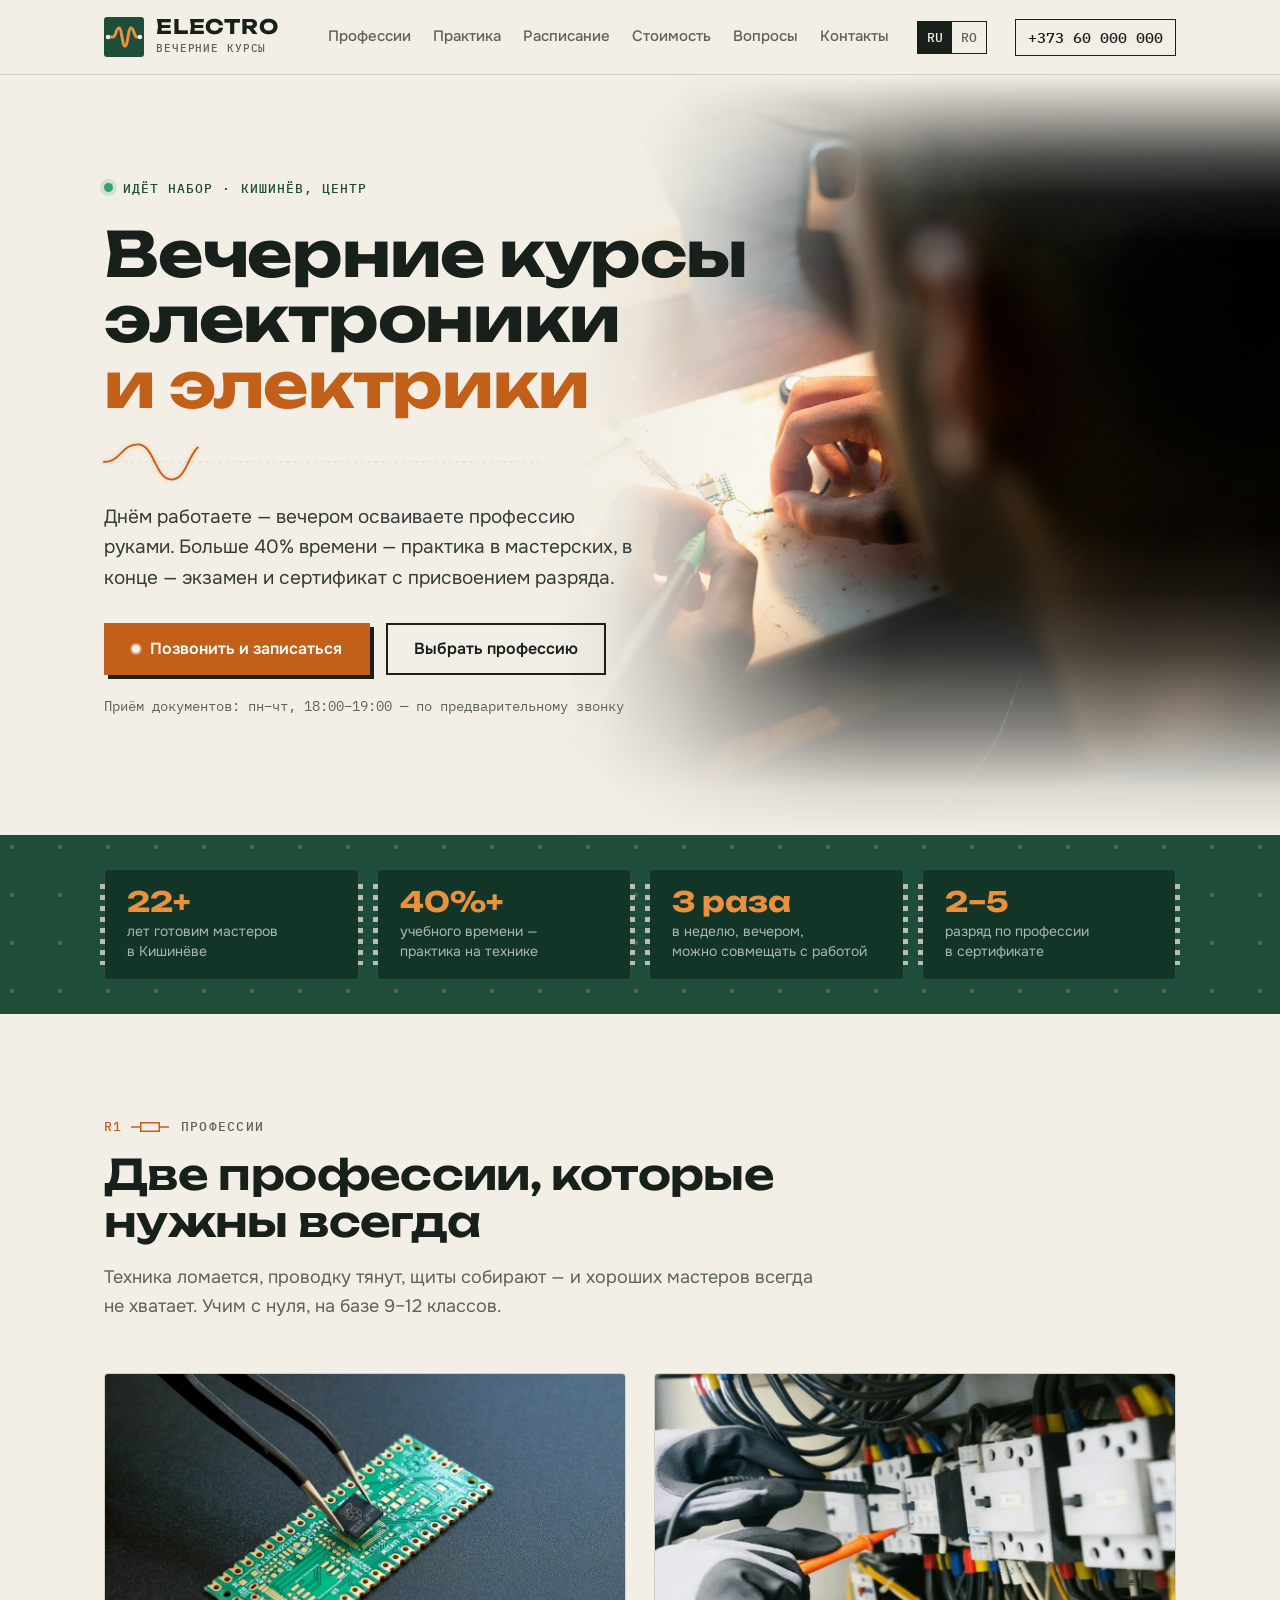
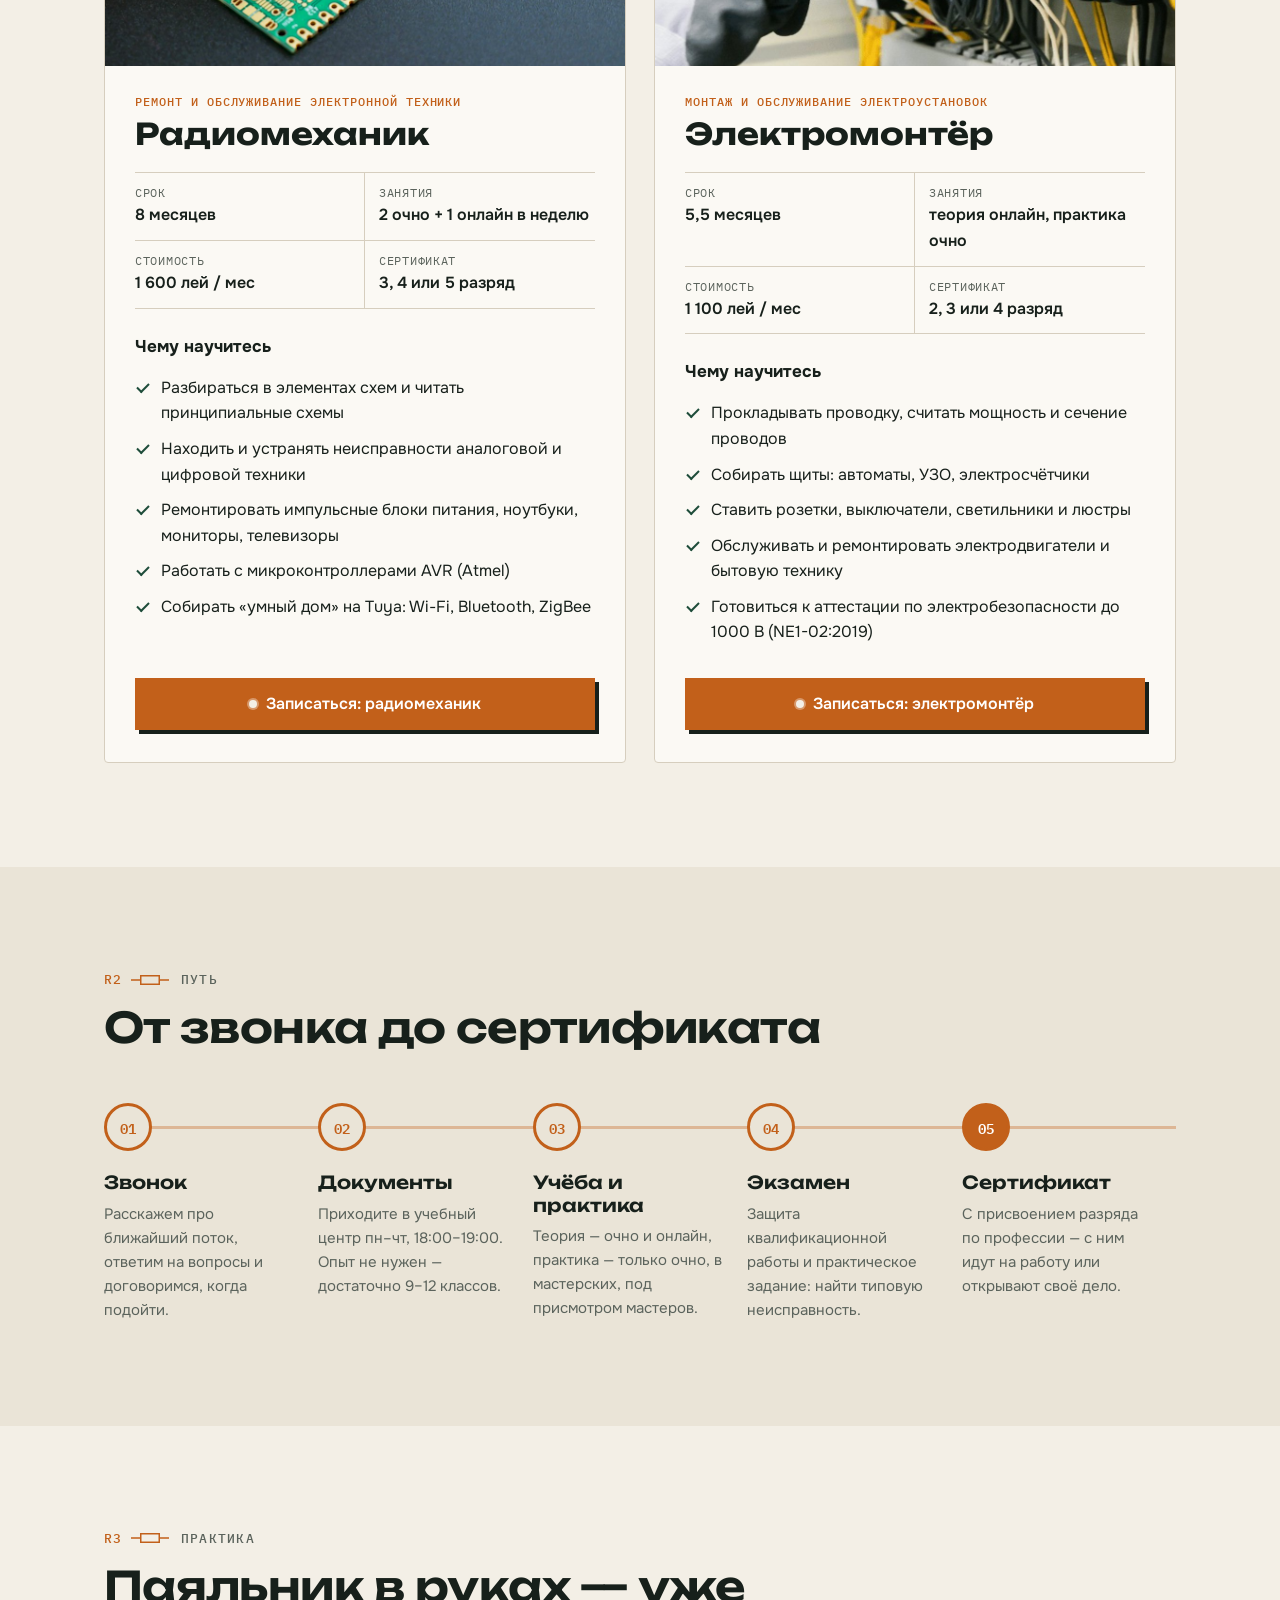
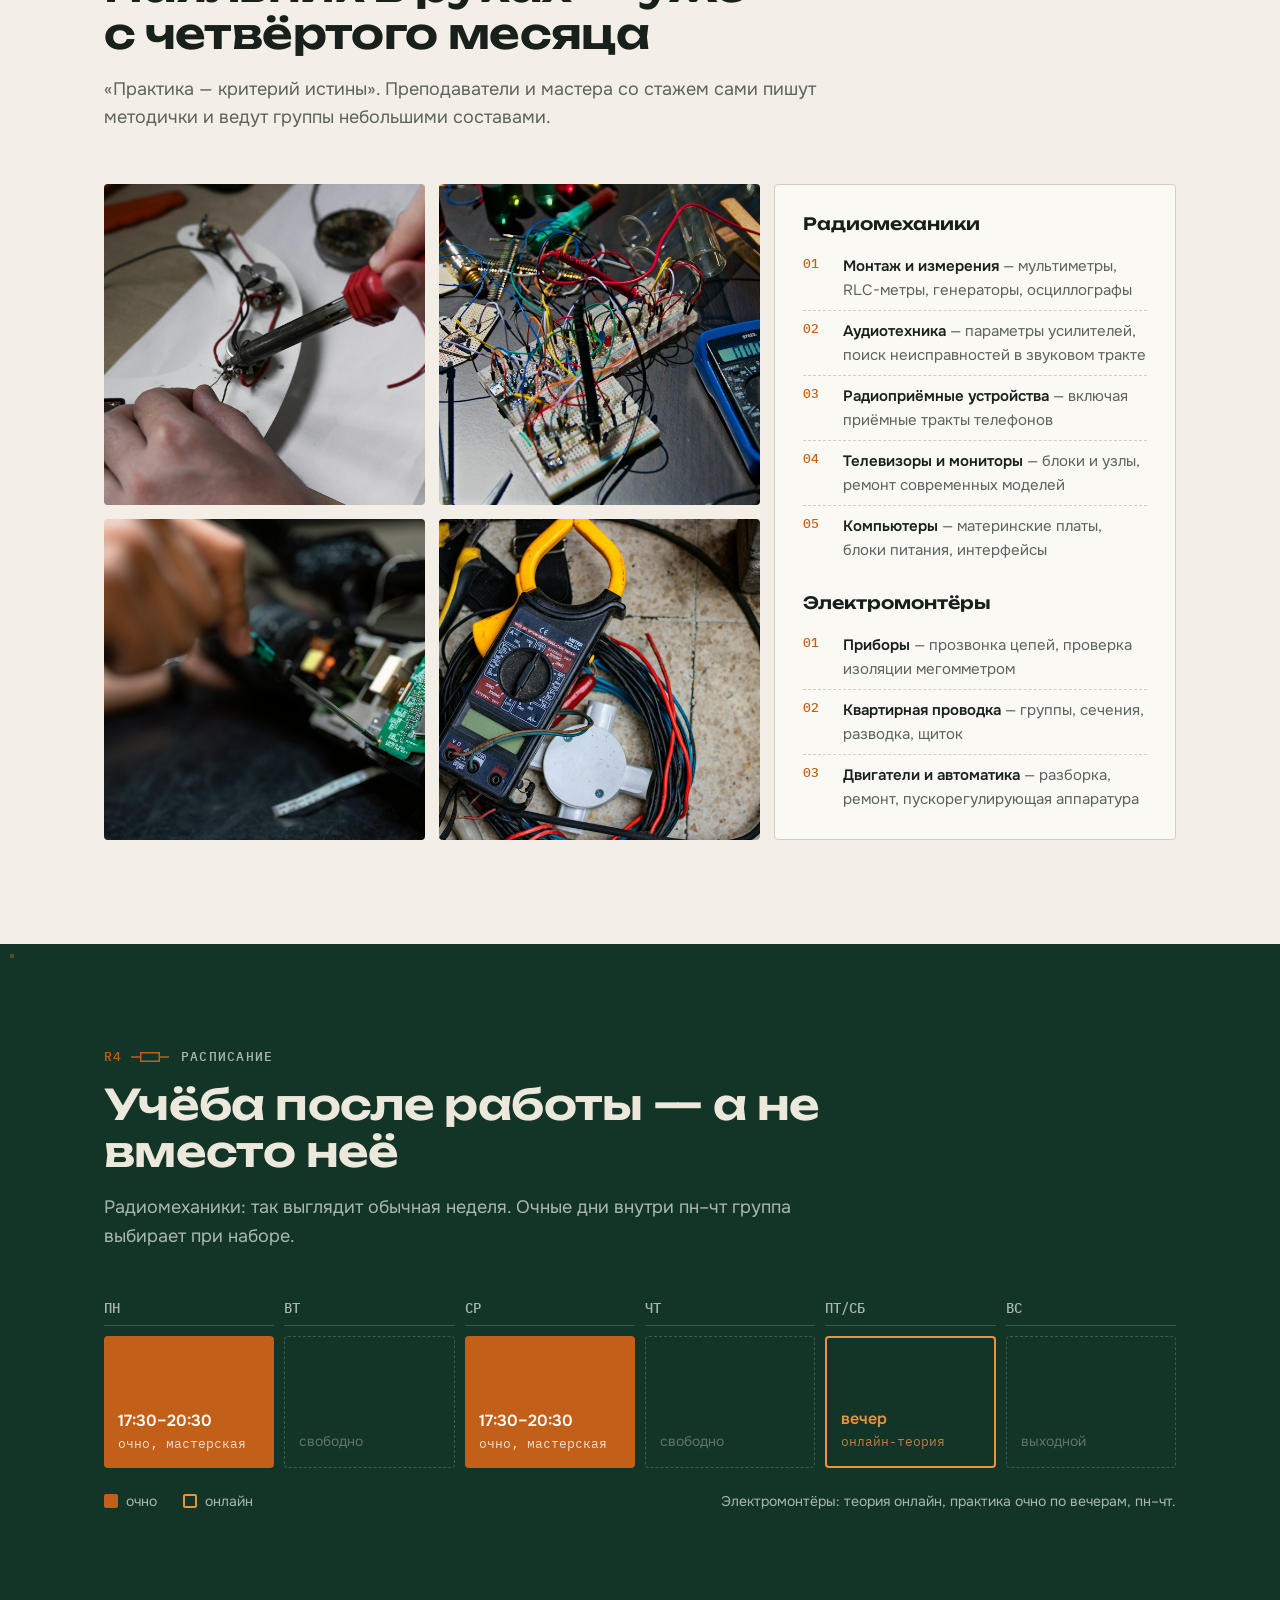
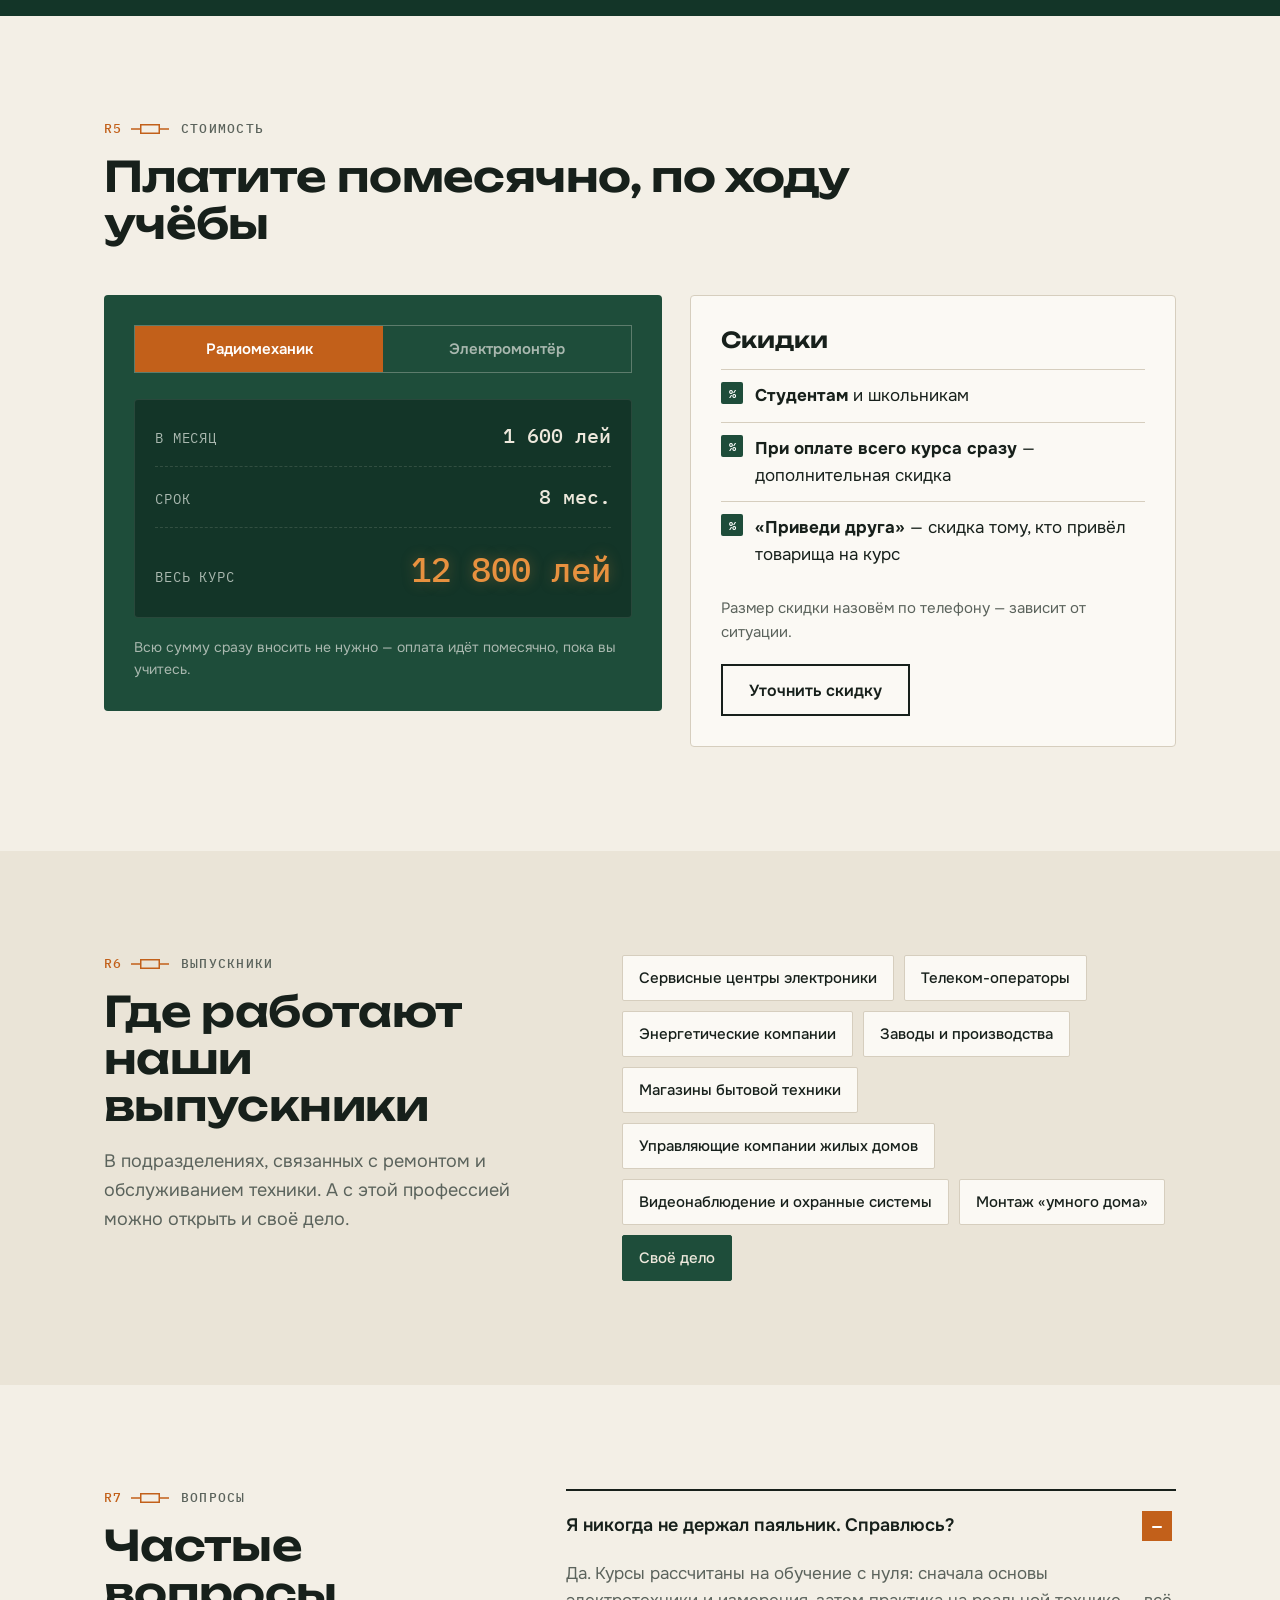
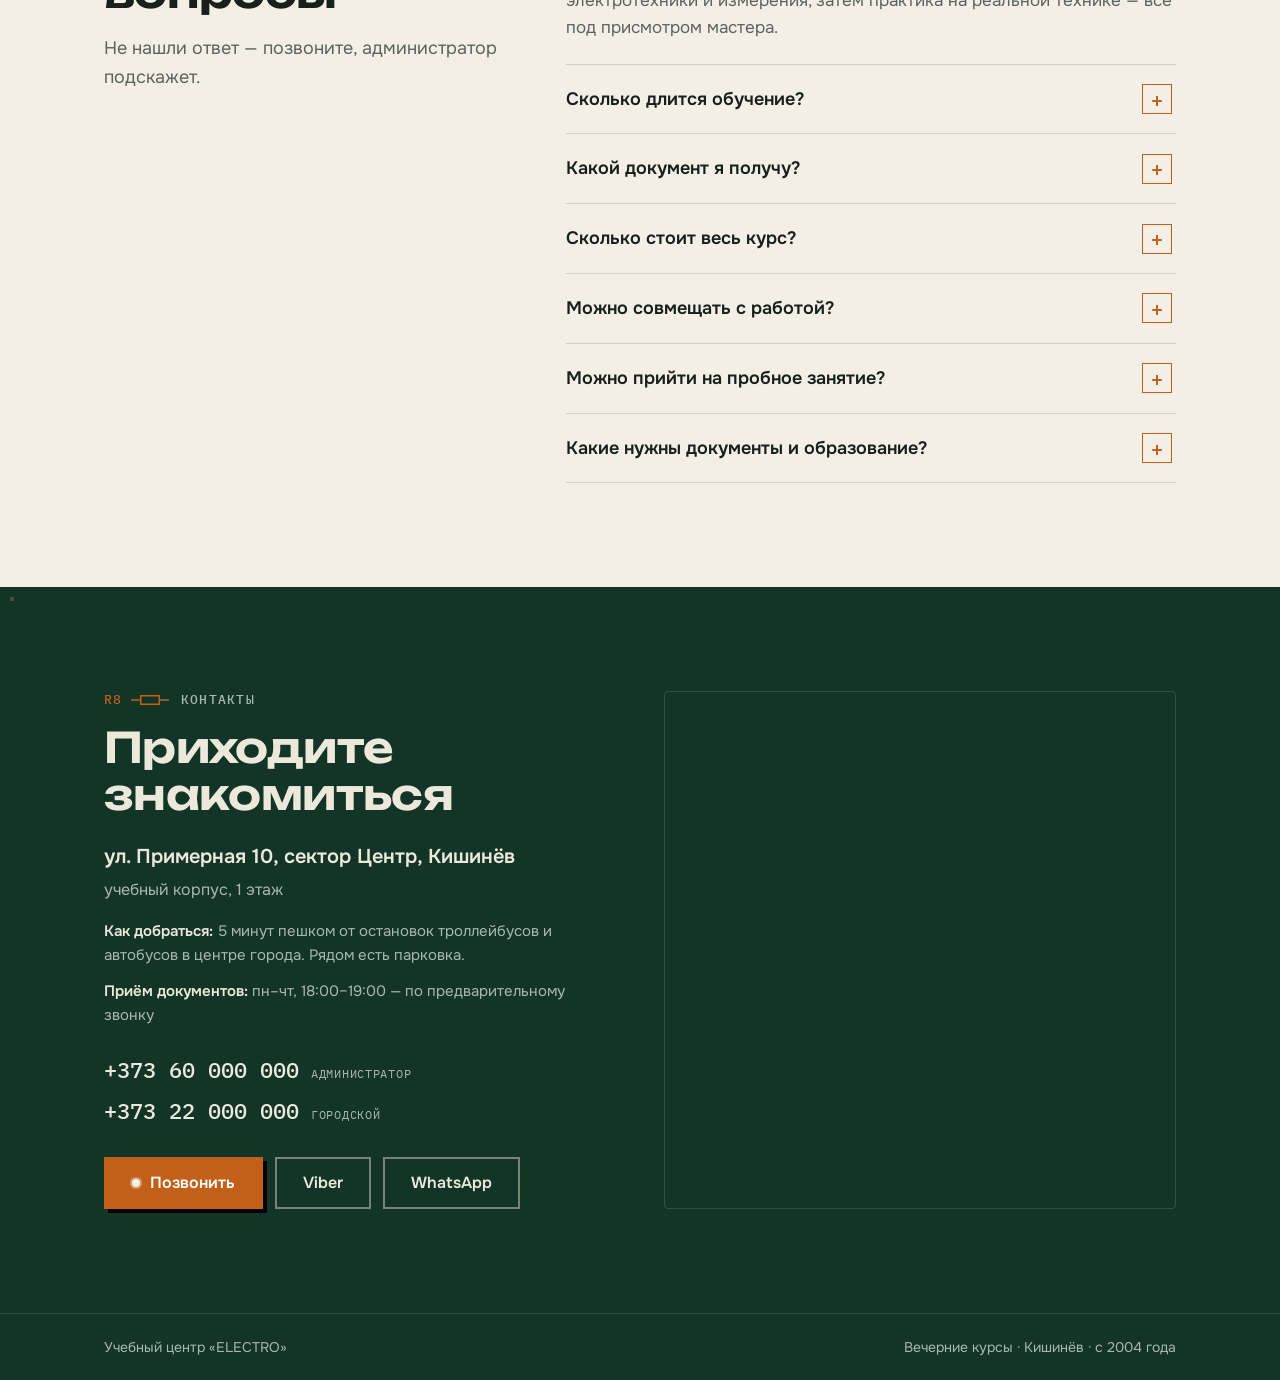
<file: index.html>
<!doctype html>
<html lang="ru">
<head>
  <meta charset="utf-8">
  <meta name="viewport" content="width=device-width, initial-scale=1">
  <!-- шаблон-демо: все контакты и данные вымышленные -->
  <meta name="robots" content="noindex, nofollow">
  <title>Вечерние курсы ELECTRO — радиомеханик и электромонтёр в Кишинёве</title>
  <meta name="description" content="Вечерние курсы в Кишинёве: ремонт электронной техники (8 мес.) и электромонтёр (5,5 мес.). Практика в мастерских, сертификат с разрядом.">
  <meta property="og:title" content="Вечерние курсы ELECTRO — профессия руками, вечером, с разрядом">
  <meta property="og:description" content="Радиомеханик и электромонтёр. Учитесь после работы, практика в мастерских, сертификат с разрядом.">
  <meta property="og:type" content="website">
  <meta property="og:url" content="https://webonix-md.github.io/courses/">
  <meta property="og:image" content="https://webonix-md.github.io/courses/img/og/og-square-ru.jpg">
  <meta property="og:image:width" content="1200">
  <meta property="og:image:height" content="1200">
  <meta property="og:locale" content="ru_RU">
  <meta name="twitter:card" content="summary_large_image">
  <link rel="alternate" hreflang="ru" href="index.html">
  <link rel="alternate" hreflang="ro" href="ro.html">
  <link rel="icon" href="img/logo/logo-mark.svg" type="image/svg+xml">
  <link rel="preconnect" href="https://fonts.googleapis.com">
  <link rel="preconnect" href="https://fonts.gstatic.com" crossorigin>
  <link href="https://fonts.googleapis.com/css2?family=Onest:wght@400;500;600;700&family=Unbounded:wght@500;600;700&family=IBM+Plex+Mono:wght@400;500&display=swap" rel="stylesheet">
  <link rel="stylesheet" href="css/styles.css">
</head>
<body>

<!-- ============ ШАПКА ============ -->
<header class="top">
  <div class="wrap top__row">
    <a class="logo" href="#" aria-label="ELECTRO — вечерние курсы">
      <img src="img/logo/logo-mark.svg" alt="" width="40" height="40">
      <span class="logo__text"><b>ELECTRO</b><small>вечерние курсы</small></span>
    </a>
    <nav class="nav" id="nav">
      <a href="#courses">Профессии</a>
      <a href="#practice">Практика</a>
      <a href="#schedule">Расписание</a>
      <a href="#price">Стоимость</a>
      <a href="#faq">Вопросы</a>
      <a href="#contacts">Контакты</a>
    </nav>
    <nav class="lang" aria-label="Язык"><a class="is-on" href="index.html" aria-current="page">RU</a><a href="ro.html" lang="ro">RO</a></nav>
    <a class="top__phone" data-phone="0" href="#"></a>
    <button class="burger" id="burger" aria-label="Меню" aria-expanded="false" aria-controls="nav"><span></span></button>
  </div>
</header>

<main>

<!-- ============ HERO ============ -->
<section class="hero">
  <div class="hero__media" aria-hidden="true">
    <img src="img/photo/hero-bench.jpg" alt="">
    <div class="hero__mask"></div>
  </div>
  <div class="wrap hero__inner">
    <p class="tag"><span class="tag__dot"></span><span data-start-short>Идёт набор</span> · Кишинёв, Центр</p>
    <h1 class="hero__title">Вечерние курсы<br>электроники<br><em>и&nbsp;электрики</em></h1>
    <svg class="scope" viewBox="0 0 520 60" preserveAspectRatio="none" aria-hidden="true">
      <path class="scope__grid" d="M0 30H520"/>
      <path class="scope__wave" d="M0 30 C 20 30 20 6 40 6 S 60 54 80 54 S 100 6 120 6 S 140 54 160 54 S 180 30 200 30 L 230 30 L 236 8 L 244 52 L 250 30 L 290 30 C 310 30 310 6 330 6 S 350 54 370 54 S 390 6 410 6 S 430 54 450 54 S 470 30 490 30 L 520 30"/>
    </svg>
    <p class="hero__lead">Днём работаете — вечером осваиваете профессию руками. Больше&nbsp;40% времени — практика в мастерских, в конце — экзамен и&nbsp;сертификат с&nbsp;присвоением разряда.</p>
    <div class="hero__cta">
      <a class="btn btn--main" data-phone="0" data-phone-text="Позвонить и записаться" href="#">Позвонить и записаться</a>
      <a class="btn btn--line" href="#courses">Выбрать профессию</a>
    </div>
    <p class="hero__note">Приём документов: <span data-intake></span></p>
  </div>
</section>

<!-- ============ ФАКТЫ (плата) ============ -->
<section class="board" aria-label="Коротко о курсах">
  <div class="wrap board__grid">
    <div class="chip"><b data-years>30+</b><span>лет готовим мастеров<br>в Кишинёве</span></div>
    <div class="chip"><b>40%+</b><span>учебного времени —<br>практика на технике</span></div>
    <div class="chip"><b>3 раза</b><span>в неделю, вечером,<br>можно совмещать с работой</span></div>
    <div class="chip"><b>2–5</b><span>разряд по профессии<br>в сертификате</span></div>
  </div>
</section>

<!-- ============ R1 ПРОФЕССИИ ============ -->
<section class="sec" id="courses">
  <div class="wrap">
    <p class="ref"><i>R1</i> Профессии</p>
    <h2 class="h2">Две профессии, которые нужны всегда</h2>
    <p class="sec__lead">Техника ломается, проводку тянут, щиты собирают — и хороших мастеров всегда не хватает. Учим с&nbsp;нуля, на базе 9–12 классов.</p>

    <div class="courses">
      <!-- радиомеханик -->
      <article class="course" id="radio">
        <div class="course__photo"><img src="img/photo/course-radio.jpg" alt="Монтаж микросхемы на печатную плату пинцетом" loading="lazy"></div>
        <div class="course__body">
          <p class="course__kicker">Ремонт и обслуживание электронной техники</p>
          <h3 class="course__title">Радиомеханик</h3>
          <dl class="spec">
            <div><dt>Срок</dt><dd><span data-months="radio"></span> месяцев</dd></div>
            <div><dt>Занятия</dt><dd>2 очно + 1 онлайн в неделю</dd></div>
            <div><dt>Стоимость</dt><dd><span data-ppm="radio"></span> лей / мес</dd></div>
            <div><dt>Сертификат</dt><dd>3, 4 или 5 разряд</dd></div>
          </dl>
          <p class="course__sub">Чему научитесь</p>
          <ul class="ticks">
            <li>Разбираться в элементах схем и читать принципиальные схемы</li>
            <li>Находить и устранять неисправности аналоговой и цифровой техники</li>
            <li>Ремонтировать импульсные блоки питания, ноутбуки, мониторы, телевизоры</li>
            <li>Работать с микроконтроллерами AVR (Atmel)</li>
            <li>Собирать «умный дом» на Tuya: Wi-Fi, Bluetooth, ZigBee</li>
          </ul>
          <a class="btn btn--main btn--wide" data-phone="0" href="#">Записаться: радиомеханик</a>
        </div>
      </article>

      <!-- электромонтёр -->
      <article class="course" id="electro">
        <div class="course__photo"><img src="img/photo/course-electro.jpg" alt="Проверка электрощита тестером" loading="lazy"></div>
        <div class="course__body">
          <p class="course__kicker">Монтаж и обслуживание электроустановок</p>
          <h3 class="course__title">Электромонтёр</h3>
          <dl class="spec">
            <div><dt>Срок</dt><dd><span data-months="electro"></span> месяцев</dd></div>
            <div><dt>Занятия</dt><dd>теория онлайн, практика очно</dd></div>
            <div><dt>Стоимость</dt><dd><span data-ppm="electro"></span> лей / мес</dd></div>
            <div><dt>Сертификат</dt><dd>2, 3 или 4 разряд</dd></div>
          </dl>
          <p class="course__sub">Чему научитесь</p>
          <ul class="ticks">
            <li>Прокладывать проводку, считать мощность и сечение проводов</li>
            <li>Собирать щиты: автоматы, УЗО, электросчётчики</li>
            <li>Ставить розетки, выключатели, светильники и люстры</li>
            <li>Обслуживать и ремонтировать электродвигатели и бытовую технику</li>
            <li>Готовиться к аттестации по электробезопасности до 1000 В (NE1-02:2019)</li>
          </ul>
          <a class="btn btn--main btn--wide" data-phone="0" href="#">Записаться: электромонтёр</a>
        </div>
      </article>
    </div>
  </div>
</section>

<!-- ============ R2 КАК ПРОХОДИТ ============ -->
<section class="sec sec--tint" id="how">
  <div class="wrap">
    <p class="ref"><i>R2</i> Путь</p>
    <h2 class="h2">От звонка до сертификата</h2>
    <ol class="path">
      <li class="path__step">
        <span class="path__n">01</span>
        <h3>Звонок</h3>
        <p>Расскажем про ближайший поток, ответим на вопросы и договоримся, когда подойти.</p>
      </li>
      <li class="path__step">
        <span class="path__n">02</span>
        <h3>Документы</h3>
        <p>Приходите в учебный центр <span data-intake-short></span>. Опыт не нужен — достаточно 9–12 классов.</p>
      </li>
      <li class="path__step">
        <span class="path__n">03</span>
        <h3>Учёба и практика</h3>
        <p>Теория — очно и онлайн, практика — только очно, в мастерских, под присмотром мастеров.</p>
      </li>
      <li class="path__step">
        <span class="path__n">04</span>
        <h3>Экзамен</h3>
        <p>Защита квалификационной работы и практическое задание: найти типовую неисправность.</p>
      </li>
      <li class="path__step path__step--end">
        <span class="path__n">05</span>
        <h3>Сертификат</h3>
        <p>С присвоением разряда по профессии — с ним идут на работу или открывают своё дело.</p>
      </li>
    </ol>
  </div>
</section>

<!-- ============ R3 ПРАКТИКА ============ -->
<section class="sec" id="practice">
  <div class="wrap">
    <p class="ref"><i>R3</i> Практика</p>
    <h2 class="h2">Паяльник в руках — уже с&nbsp;четвёртого месяца</h2>
    <p class="sec__lead">«Практика — критерий истины». Преподаватели и мастера со стажем сами пишут методички и ведут группы небольшими составами.</p>

    <div class="practice">
      <figure class="shot shot--a"><img src="img/photo/practice-solder.jpg" alt="Пайка проводов" loading="lazy"></figure>
      <figure class="shot shot--b"><img src="img/photo/practice-lab.jpg" alt="Макетная плата и мультиметр" loading="lazy"></figure>
      <figure class="shot shot--c"><img src="img/photo/practice-board.jpg" alt="Диагностика печатной платы" loading="lazy"></figure>
      <figure class="shot shot--d"><img src="img/photo/practice-meter.jpg" alt="Токоизмерительные клещи и провода" loading="lazy"></figure>

      <div class="practice__list">
        <h3 class="practice__h">Радиомеханики</h3>
        <ol class="steps">
          <li><b>Монтаж и измерения</b> — мультиметры, RLC-метры, генераторы, осциллографы</li>
          <li><b>Аудиотехника</b> — параметры усилителей, поиск неисправностей в звуковом тракте</li>
          <li><b>Радиоприёмные устройства</b> — включая приёмные тракты телефонов</li>
          <li><b>Телевизоры и мониторы</b> — блоки и узлы, ремонт современных моделей</li>
          <li><b>Компьютеры</b> — материнские платы, блоки питания, интерфейсы</li>
        </ol>
        <h3 class="practice__h">Электромонтёры</h3>
        <ol class="steps">
          <li><b>Приборы</b> — прозвонка цепей, проверка изоляции мегомметром</li>
          <li><b>Квартирная проводка</b> — группы, сечения, разводка, щиток</li>
          <li><b>Двигатели и автоматика</b> — разборка, ремонт, пускорегулирующая аппаратура</li>
        </ol>
      </div>
    </div>
  </div>
</section>

<!-- ============ R4 РАСПИСАНИЕ ============ -->
<section class="sec sec--dark" id="schedule">
  <div class="wrap">
    <p class="ref ref--light"><i>R4</i> Расписание</p>
    <h2 class="h2">Учёба после работы — а не вместо неё</h2>
    <p class="sec__lead">Радиомеханики: так выглядит обычная неделя. Очные дни внутри пн–чт группа выбирает при наборе.</p>

    <div class="week" role="table" aria-label="Неделя радиомеханика">
      <div class="week__day" role="row"><span class="week__d" role="cell">Пн</span><span class="slot slot--live" role="cell">17:30–20:30<small>очно, мастерская</small></span></div>
      <div class="week__day" role="row"><span class="week__d" role="cell">Вт</span><span class="slot slot--off" role="cell">свободно</span></div>
      <div class="week__day" role="row"><span class="week__d" role="cell">Ср</span><span class="slot slot--live" role="cell">17:30–20:30<small>очно, мастерская</small></span></div>
      <div class="week__day" role="row"><span class="week__d" role="cell">Чт</span><span class="slot slot--off" role="cell">свободно</span></div>
      <div class="week__day" role="row"><span class="week__d" role="cell">Пт/Сб</span><span class="slot slot--online" role="cell">вечер<small>онлайн-теория</small></span></div>
      <div class="week__day" role="row"><span class="week__d" role="cell">Вс</span><span class="slot slot--off" role="cell">выходной</span></div>
    </div>
    <p class="week__legend">
      <span><i class="lg lg--live"></i>очно</span>
      <span><i class="lg lg--online"></i>онлайн</span>
      <span class="week__el">Электромонтёры: теория онлайн, практика очно по вечерам, пн–чт.</span>
    </p>
  </div>
</section>

<!-- ============ R5 СТОИМОСТЬ ============ -->
<section class="sec" id="price">
  <div class="wrap">
    <p class="ref"><i>R5</i> Стоимость</p>
    <h2 class="h2">Платите помесячно, по&nbsp;ходу учёбы</h2>

    <div class="price">
      <div class="calc">
        <div class="calc__switch" role="tablist" aria-label="Профессия">
          <button class="calc__opt is-on" role="tab" aria-selected="true" data-course="radio">Радиомеханик</button>
          <button class="calc__opt" role="tab" aria-selected="false" data-course="electro">Электромонтёр</button>
        </div>
        <div class="calc__readout">
          <div class="calc__row"><span>В месяц</span><b><output id="calcPpm"></output> лей</b></div>
          <div class="calc__row"><span>Срок</span><b><output id="calcMonths"></output> мес.</b></div>
          <div class="calc__row calc__row--total"><span>Весь курс</span><b><output id="calcTotal"></output> лей</b></div>
        </div>
        <p class="calc__note">Всю сумму сразу вносить не нужно — оплата идёт помесячно, пока вы учитесь.</p>
      </div>

      <div class="discounts">
        <h3 class="discounts__h">Скидки</h3>
        <ul class="discounts__list">
          <li><b>Студентам</b> и школьникам</li>
          <li><b>При оплате всего курса сразу</b> — дополнительная скидка</li>
          <li><b>«Приведи друга»</b> — скидка тому, кто привёл товарища на курс</li>
        </ul>
        <p class="discounts__foot">Размер скидки назовём по телефону — зависит от ситуации.</p>
        <a class="btn btn--line" data-phone="0" href="#">Уточнить скидку</a>
      </div>
    </div>
  </div>
</section>

<!-- ============ R6 ВЫПУСКНИКИ ============ -->
<section class="sec sec--tint" id="grads">
  <div class="wrap grads">
    <div>
      <p class="ref"><i>R6</i> Выпускники</p>
      <h2 class="h2">Где работают наши выпускники</h2>
      <p class="sec__lead">В подразделениях, связанных с ремонтом и обслуживанием техники. А с этой профессией можно открыть и своё дело.</p>
    </div>
    <ul class="grads__list">
      <li>Сервисные центры электроники</li>
      <li>Телеком-операторы</li>
      <li>Энергетические компании</li>
      <li>Заводы и производства</li>
      <li>Магазины бытовой техники</li>
      <li>Управляющие компании жилых домов</li>
      <li>Видеонаблюдение и охранные системы</li>
      <li>Монтаж «умного дома»</li>
      <li class="grads__own">Своё дело</li>
    </ul>
  </div>
</section>

<!-- ============ R7 FAQ ============ -->
<section class="sec" id="faq">
  <div class="wrap faq">
    <div>
      <p class="ref"><i>R7</i> Вопросы</p>
      <h2 class="h2">Частые вопросы</h2>
      <p class="sec__lead">Не нашли ответ — позвоните, администратор подскажет.</p>
    </div>
    <div class="faq__list">
      <details class="qa" open>
        <summary>Я никогда не держал паяльник. Справлюсь?</summary>
        <p>Да. Курсы рассчитаны на обучение с нуля: сначала основы электротехники и измерения, затем практика на реальной технике — всё под присмотром мастера.</p>
      </details>
      <details class="qa">
        <summary>Сколько длится обучение?</summary>
        <p>Радиомеханик — <span data-months="radio"></span> месяцев, электромонтёр — <span data-months="electro"></span> месяцев. Три занятия в неделю, в вечернее время.</p>
      </details>
      <details class="qa">
        <summary>Какой документ я получу?</summary>
        <p>После выпускного квалификационного экзамена — сертификат с присвоением разряда: радиомеханику — 3, 4 или 5, электромонтёру — 2, 3 или 4.</p>
      </details>
      <details class="qa">
        <summary>Сколько стоит весь курс?</summary>
        <p>Радиомеханик — <span data-total="radio"></span> лей (<span data-ppm="radio"></span> в месяц), электромонтёр — <span data-total="electro"></span> лей (<span data-ppm="electro"></span> в месяц). Оплата помесячно, есть скидки.</p>
      </details>
      <details class="qa">
        <summary>Можно совмещать с работой?</summary>
        <p>Для этого курсы и сделаны: очные занятия начинаются в 17:30, теория частично проходит онлайн в пятницу или субботу.</p>
      </details>
      <details class="qa">
        <summary>Можно прийти на пробное занятие?</summary>
        <p>Позвоните — договоримся, чтобы вы могли посмотреть мастерские и познакомиться с преподавателями до начала учёбы.</p>
      </details>
      <details class="qa">
        <summary>Какие нужны документы и образование?</summary>
        <p>Обучение идёт на базе 9–12 классов и выше. Список документов подскажет администратор при звонке.</p>
      </details>
    </div>
  </div>
</section>

<!-- ============ R8 КОНТАКТЫ ============ -->
<section class="sec sec--dark contacts" id="contacts">
  <div class="wrap contacts__grid">
    <div>
      <p class="ref ref--light"><i>R8</i> Контакты</p>
      <h2 class="h2">Приходите знакомиться</h2>
      <p class="contacts__addr"><b data-address></b><br><span data-address-note></span></p>
      <p class="contacts__how"><b>Как добраться:</b> 5 минут пешком от остановок троллейбусов и автобусов в центре города. Рядом есть парковка.</p>
      <p class="contacts__how"><b>Приём документов:</b> <span data-intake></span></p>
      <ul class="phones" id="phones"></ul>
      <div class="msgs">
        <a class="btn btn--main" data-phone="0" data-phone-text="Позвонить" href="#">Позвонить</a>
        <a class="btn btn--ghost" data-viber href="#">Viber</a>
        <a class="btn btn--ghost" data-whatsapp href="#">WhatsApp</a>
      </div>
    </div>
    <div class="map">
      <iframe id="map" title="Карта: учебный центр ELECTRO" loading="lazy" referrerpolicy="no-referrer-when-downgrade"></iframe>
    </div>
  </div>
</section>

</main>

<footer class="foot">
  <div class="wrap foot__row">
    <span data-brand-full></span>
    <span>Вечерние курсы · Кишинёв · с <span data-since></span> года</span>
  </div>
</footer>

<!-- нижняя кнопка на телефоне -->
<a class="callbar" data-phone="0" data-phone-text="Позвонить на курсы" href="#">Позвонить на курсы</a>

<script src="js/site-data.js"></script>
<script src="js/main.js"></script>
</body>
</html>
</file>
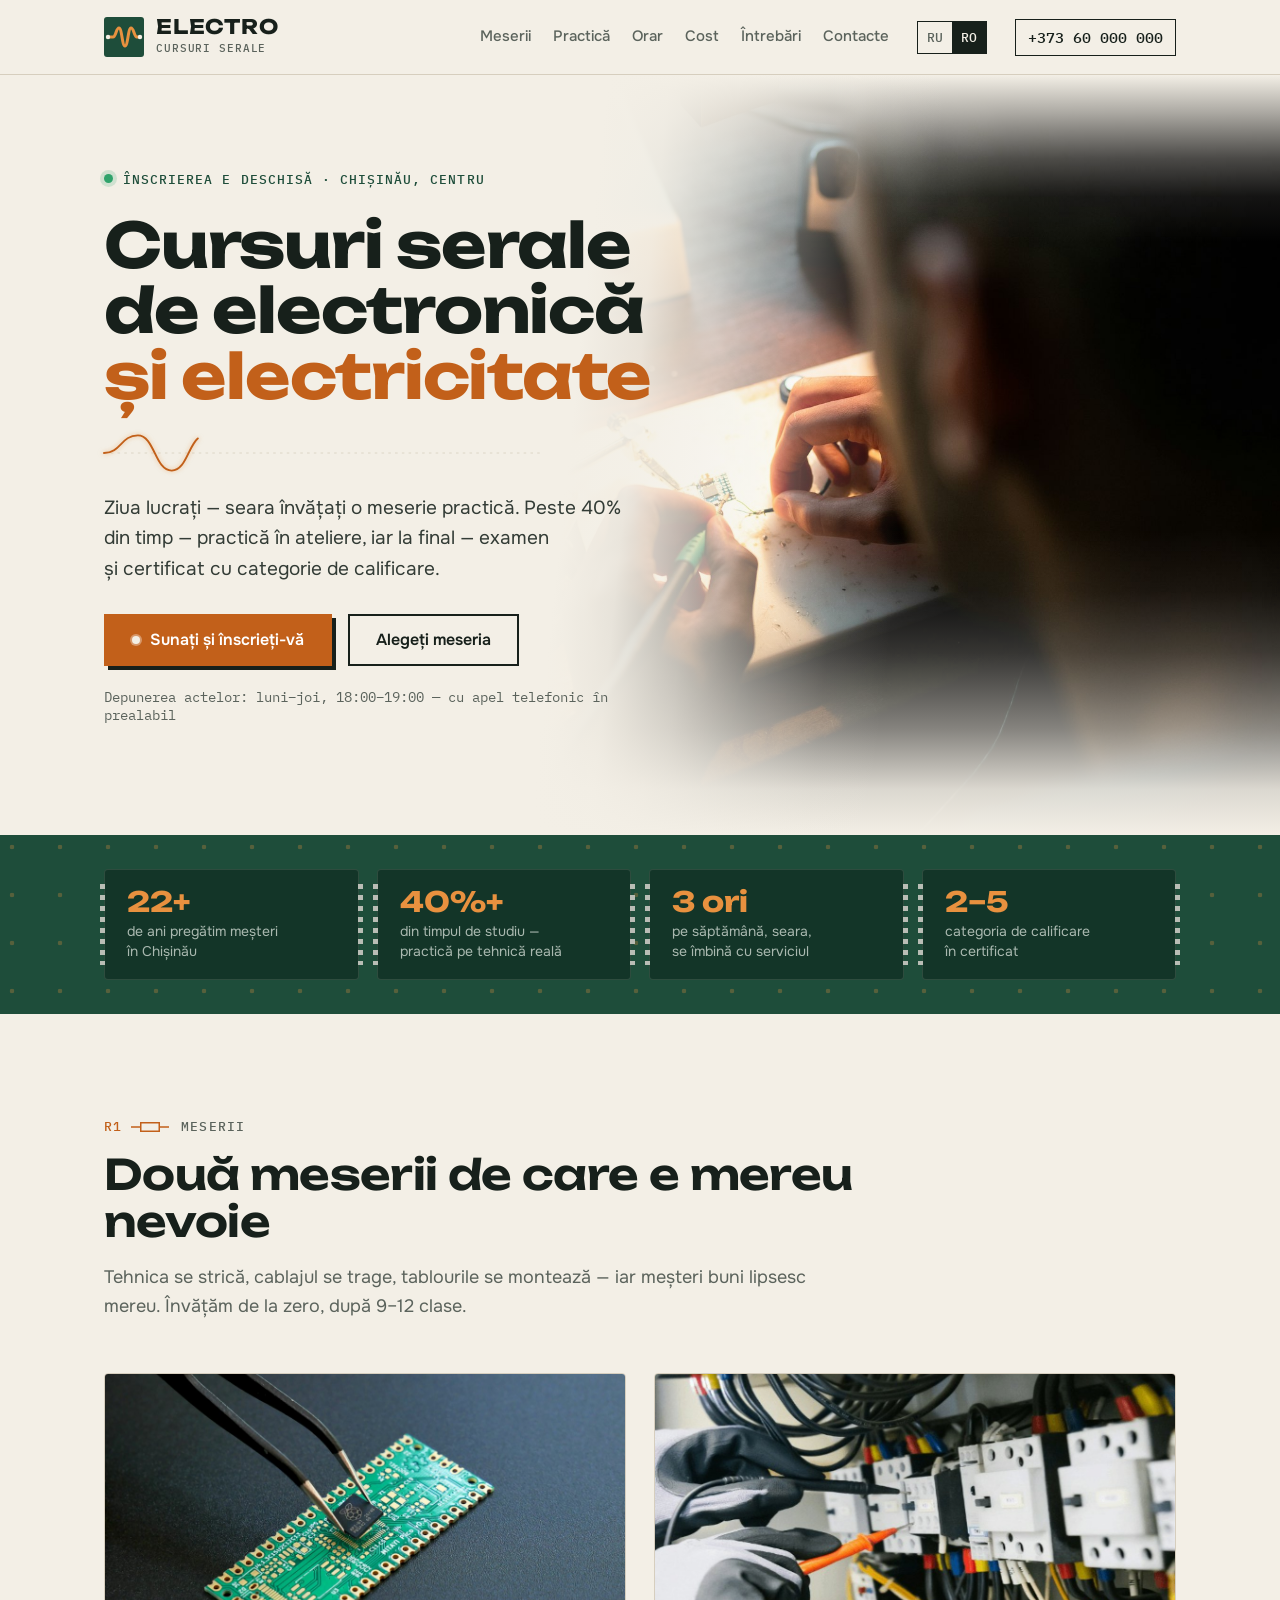
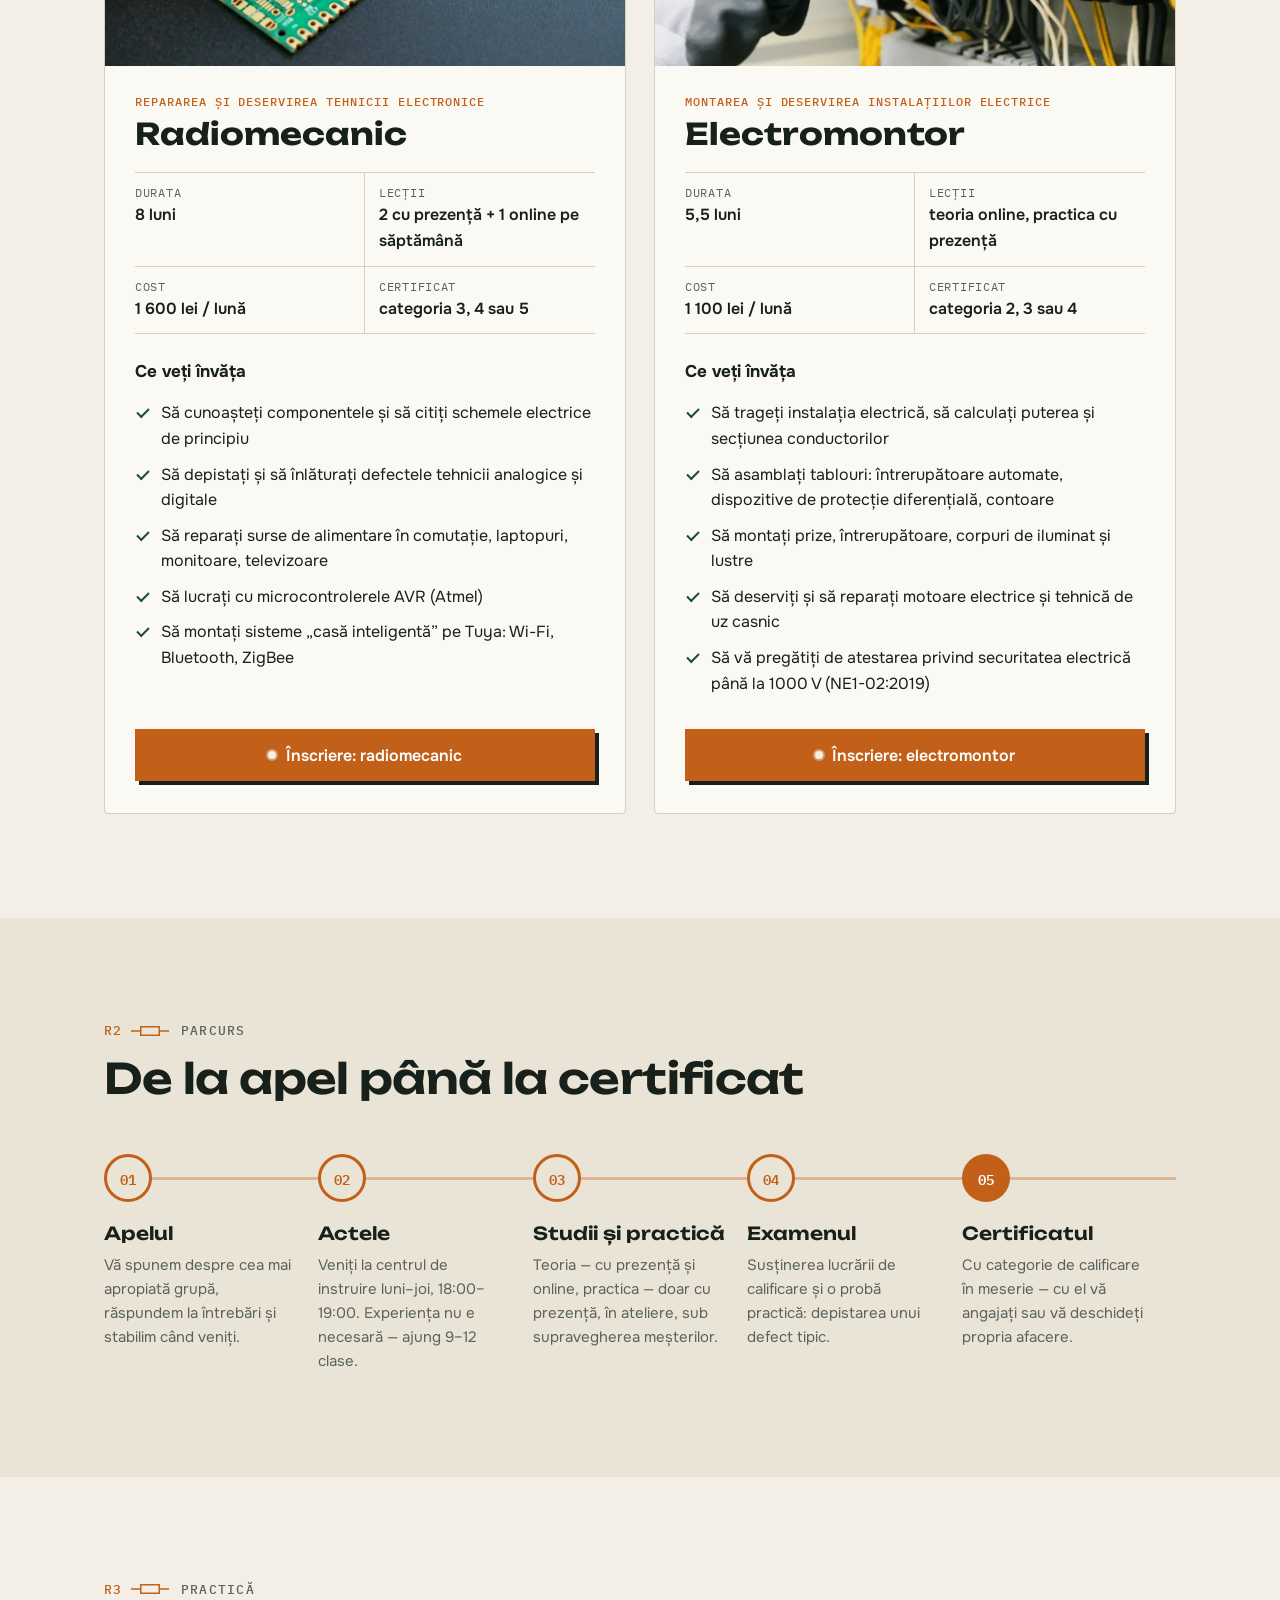
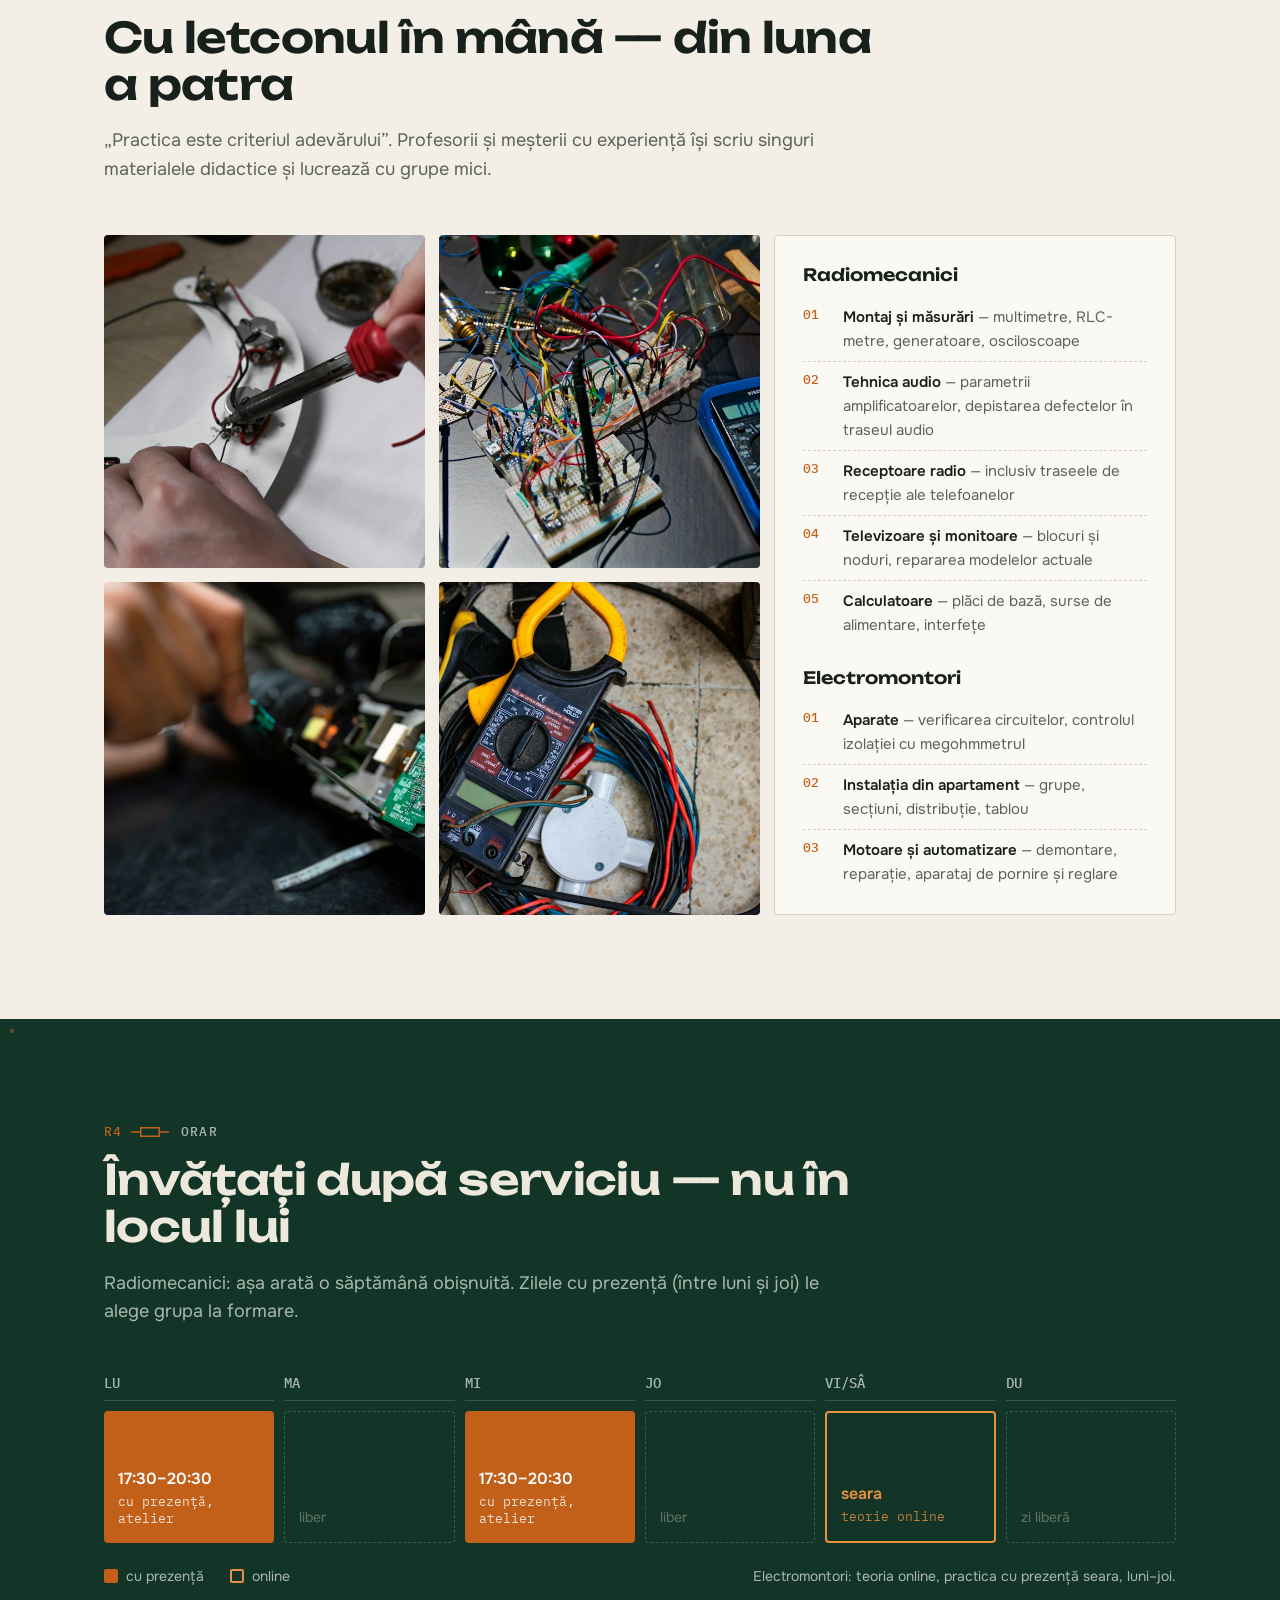
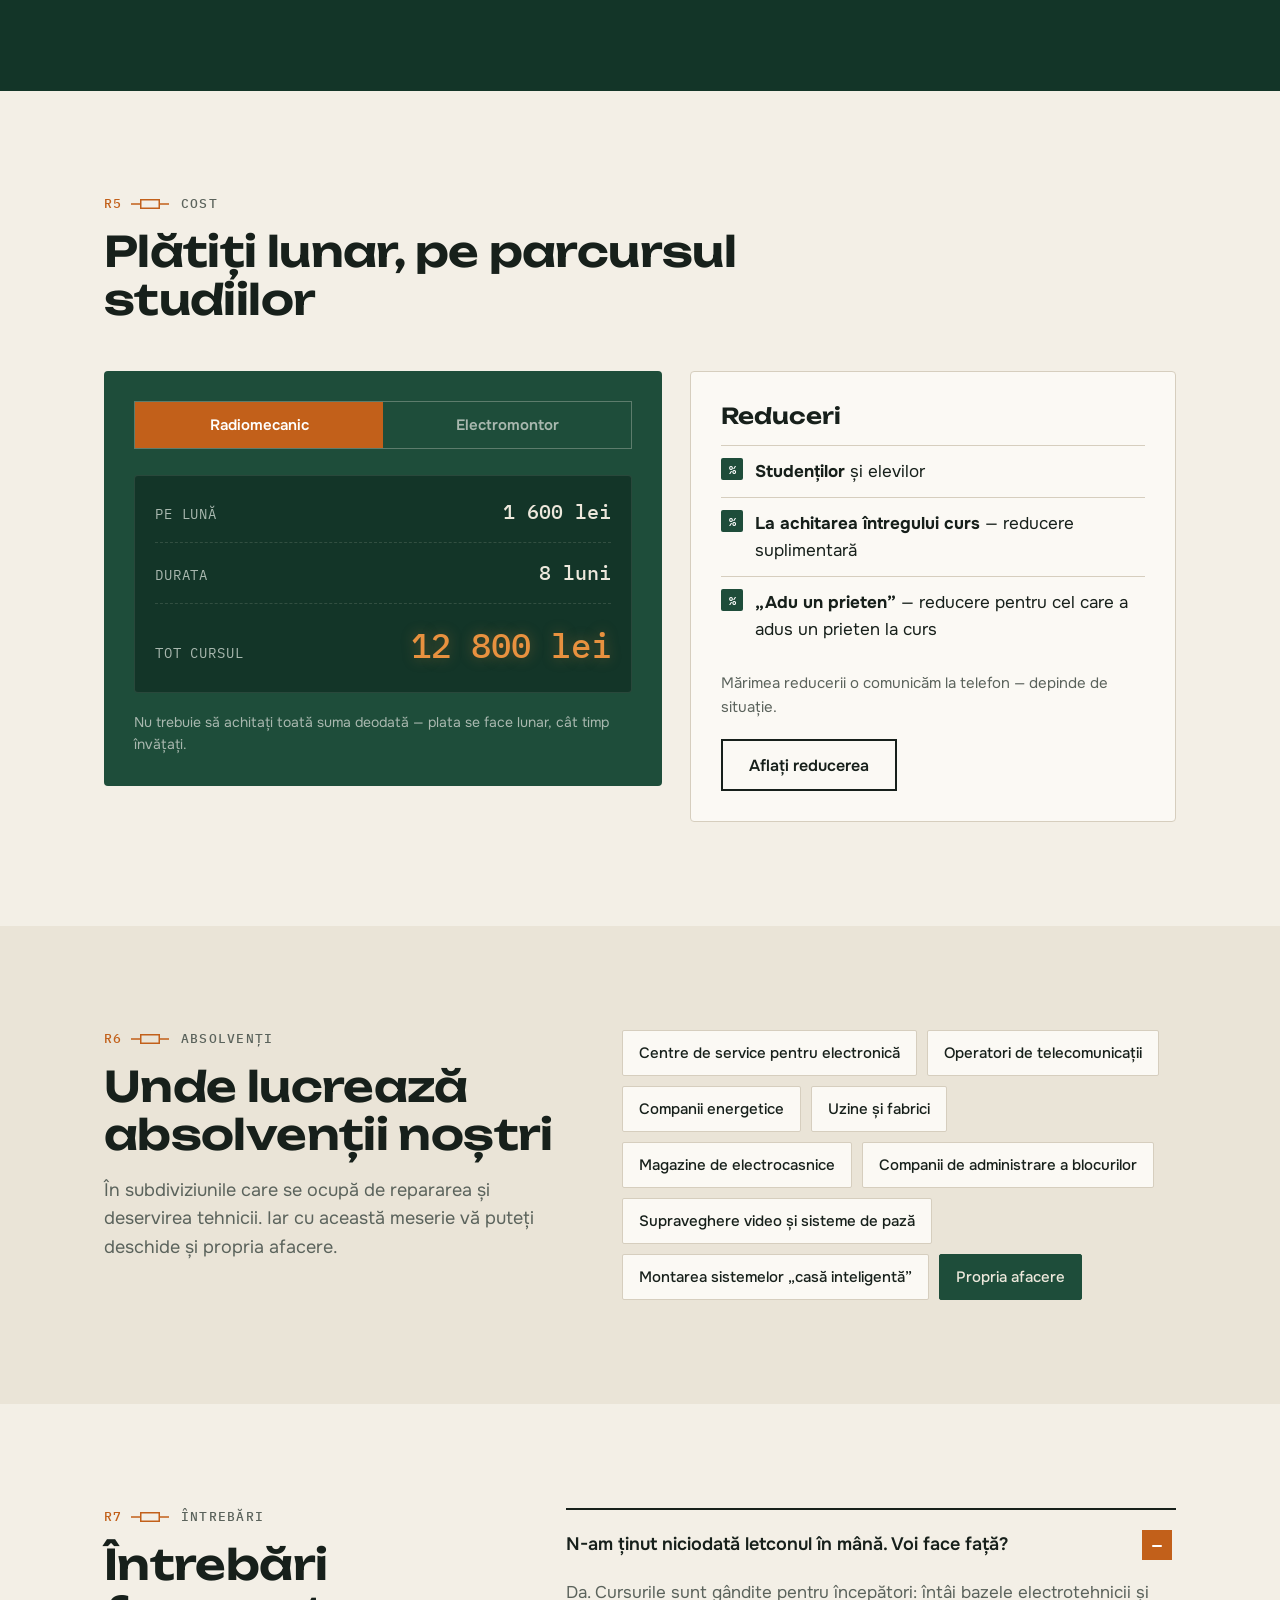
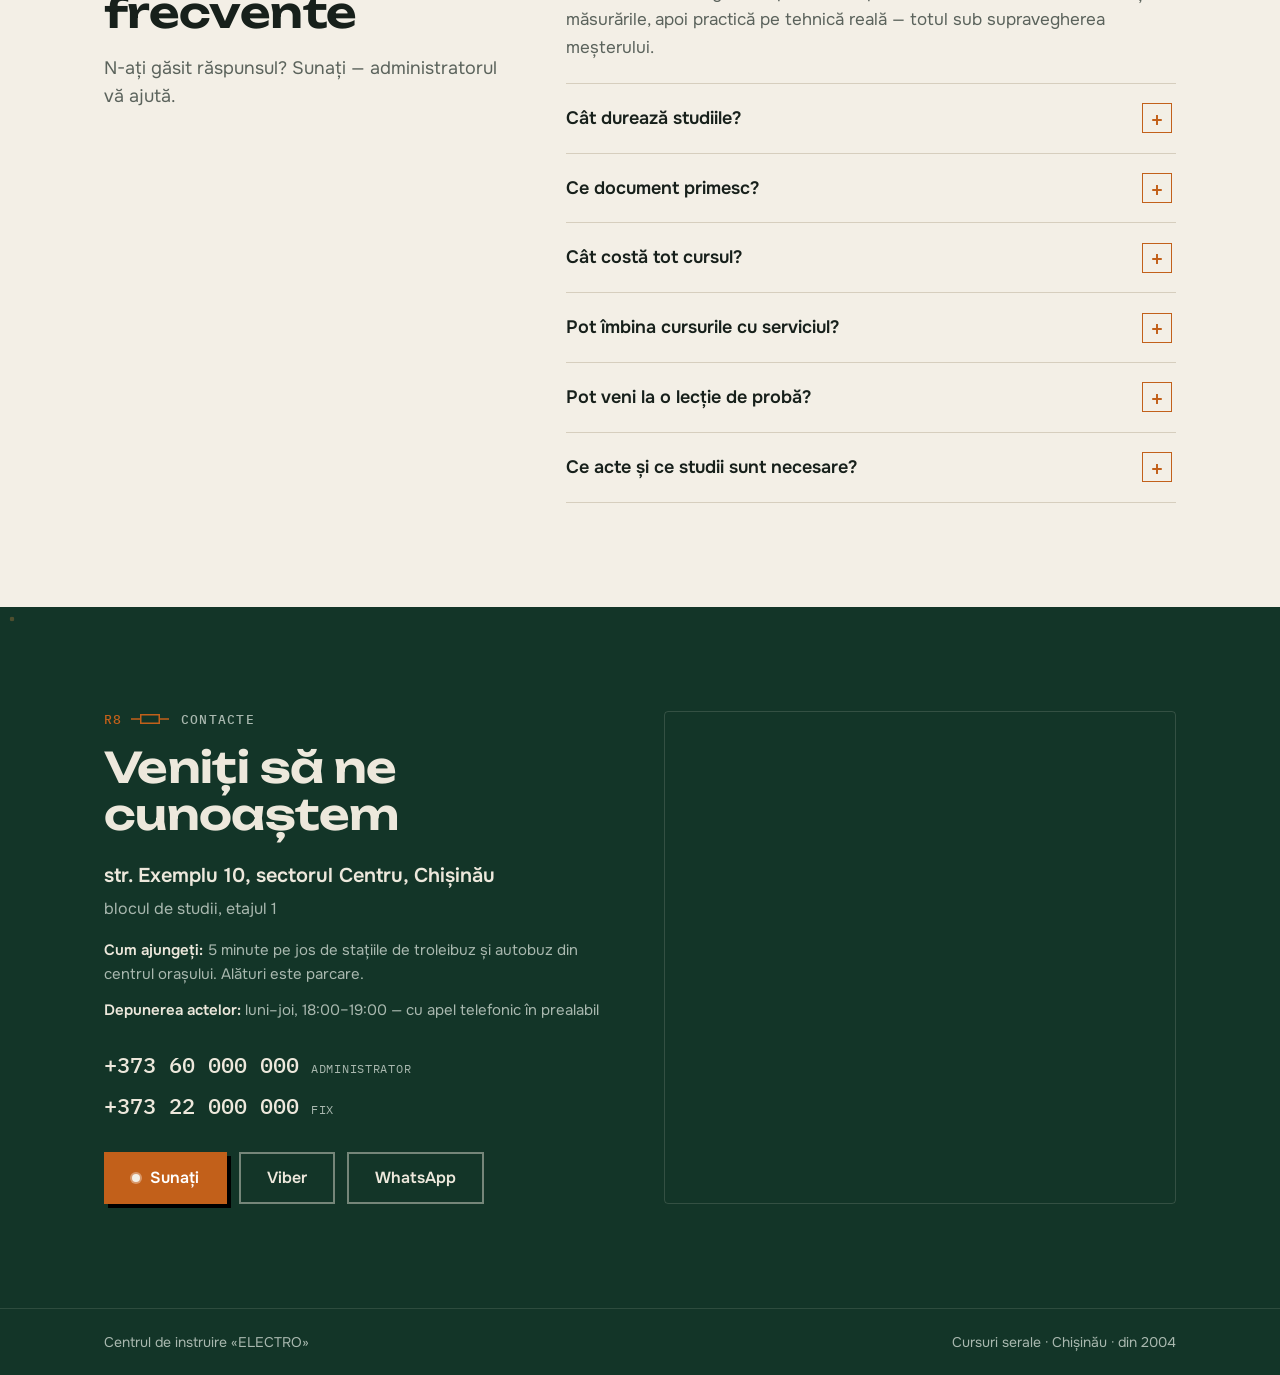
<file: ro.html>
<!doctype html>
<html lang="ro">
<head>
  <meta charset="utf-8">
  <meta name="viewport" content="width=device-width, initial-scale=1">
  <!-- шаблон-демо: все контакты и данные вымышленные -->
  <meta name="robots" content="noindex, nofollow">
  <title>Cursuri serale ELECTRO — radiomecanic și electromontor în Chișinău</title>
  <meta name="description" content="Cursuri serale în Chișinău: repararea tehnicii electronice (8 luni) și electromontor (5,5 luni). Practică în ateliere, certificat cu categorie de calificare.">
  <meta property="og:title" content="Cursuri serale ELECTRO — o meserie cu mâinile tale, seara, cu certificat">
  <meta property="og:description" content="Radiomecanic și electromontor. Înveți după serviciu, practică în ateliere, certificat cu categorie de calificare.">
  <meta property="og:type" content="website">
  <meta property="og:url" content="https://webonix-md.github.io/courses/ro.html">
  <meta property="og:image" content="https://webonix-md.github.io/courses/img/og/og-square-ro.jpg">
  <meta property="og:image:width" content="1200">
  <meta property="og:image:height" content="1200">
  <meta property="og:locale" content="ro_MD">
  <meta name="twitter:card" content="summary_large_image">
  <link rel="alternate" hreflang="ru" href="index.html">
  <link rel="alternate" hreflang="ro" href="ro.html">
  <link rel="icon" href="img/logo/logo-mark.svg" type="image/svg+xml">
  <link rel="preconnect" href="https://fonts.googleapis.com">
  <link rel="preconnect" href="https://fonts.gstatic.com" crossorigin>
  <link href="https://fonts.googleapis.com/css2?family=Onest:wght@400;500;600;700&family=Unbounded:wght@500;600;700&family=IBM+Plex+Mono:wght@400;500&display=swap" rel="stylesheet">
  <link rel="stylesheet" href="css/styles.css">
</head>
<body>

<!-- ============ ШАПКА ============ -->
<header class="top">
  <div class="wrap top__row">
    <a class="logo" href="#" aria-label="ELECTRO — cursuri serale">
      <img src="img/logo/logo-mark.svg" alt="" width="40" height="40">
      <span class="logo__text"><b>ELECTRO</b><small>cursuri serale</small></span>
    </a>
    <nav class="nav" id="nav">
      <a href="#courses">Meserii</a>
      <a href="#practice">Practică</a>
      <a href="#schedule">Orar</a>
      <a href="#price">Cost</a>
      <a href="#faq">Întrebări</a>
      <a href="#contacts">Contacte</a>
    </nav>
    <nav class="lang" aria-label="Limba"><a href="index.html" lang="ru">RU</a><a class="is-on" href="ro.html" aria-current="page">RO</a></nav>
    <a class="top__phone" data-phone="0" href="#"></a>
    <button class="burger" id="burger" aria-label="Meniu" aria-expanded="false" aria-controls="nav"><span></span></button>
  </div>
</header>

<main>

<!-- ============ HERO ============ -->
<section class="hero">
  <div class="hero__media" aria-hidden="true">
    <img src="img/photo/hero-bench.jpg" alt="">
    <div class="hero__mask"></div>
  </div>
  <div class="wrap hero__inner">
    <p class="tag"><span class="tag__dot"></span><span data-start-short>Înscrierea e deschisă</span> · Chișinău, Centru</p>
    <h1 class="hero__title">Cursuri serale<br>de electronică<br><em>și&nbsp;electricitate</em></h1>
    <svg class="scope" viewBox="0 0 520 60" preserveAspectRatio="none" aria-hidden="true">
      <path class="scope__grid" d="M0 30H520"/>
      <path class="scope__wave" d="M0 30 C 20 30 20 6 40 6 S 60 54 80 54 S 100 6 120 6 S 140 54 160 54 S 180 30 200 30 L 230 30 L 236 8 L 244 52 L 250 30 L 290 30 C 310 30 310 6 330 6 S 350 54 370 54 S 390 6 410 6 S 430 54 450 54 S 470 30 490 30 L 520 30"/>
    </svg>
    <p class="hero__lead">Ziua lucrați — seara învățați o meserie practică. Peste&nbsp;40% din timp — practică în ateliere, iar la final — examen și&nbsp;certificat cu&nbsp;categorie de calificare.</p>
    <div class="hero__cta">
      <a class="btn btn--main" data-phone="0" href="#">Sunați și înscrieți-vă</a>
      <a class="btn btn--line" href="#courses">Alegeți meseria</a>
    </div>
    <p class="hero__note">Depunerea actelor: <span data-intake></span></p>
  </div>
</section>

<!-- ============ ФАКТЫ (плата) ============ -->
<section class="board" aria-label="Pe scurt despre cursuri">
  <div class="wrap board__grid">
    <div class="chip"><b data-years>30+</b><span>de ani pregătim meșteri<br>în Chișinău</span></div>
    <div class="chip"><b>40%+</b><span>din timpul de studiu —<br>practică pe tehnică reală</span></div>
    <div class="chip"><b>3 ori</b><span>pe săptămână, seara,<br>se îmbină cu serviciul</span></div>
    <div class="chip"><b>2–5</b><span>categoria de calificare<br>în certificat</span></div>
  </div>
</section>

<!-- ============ R1 ПРОФЕССИИ ============ -->
<section class="sec" id="courses">
  <div class="wrap">
    <p class="ref"><i>R1</i> Meserii</p>
    <h2 class="h2">Două meserii de care e mereu nevoie</h2>
    <p class="sec__lead">Tehnica se strică, cablajul se trage, tablourile se montează — iar meșteri buni lipsesc mereu. Învățăm de la zero, după 9–12 clase.</p>

    <div class="courses">
      <!-- радиомеханик -->
      <article class="course" id="radio">
        <div class="course__photo"><img src="img/photo/course-radio.jpg" alt="Montarea unui cip pe o placă de circuit cu penseta" loading="lazy"></div>
        <div class="course__body">
          <p class="course__kicker">Repararea și deservirea tehnicii electronice</p>
          <h3 class="course__title">Radiomecanic</h3>
          <dl class="spec">
            <div><dt>Durata</dt><dd><span data-months="radio"></span> luni</dd></div>
            <div><dt>Lecții</dt><dd>2 cu prezență + 1 online pe săptămână</dd></div>
            <div><dt>Cost</dt><dd><span data-ppm="radio"></span> lei / lună</dd></div>
            <div><dt>Certificat</dt><dd>categoria 3, 4 sau 5</dd></div>
          </dl>
          <p class="course__sub">Ce veți învăța</p>
          <ul class="ticks">
            <li>Să cunoașteți componentele și să citiți schemele electrice de principiu</li>
            <li>Să depistați și să înlăturați defectele tehnicii analogice și digitale</li>
            <li>Să reparați surse de alimentare în comutație, laptopuri, monitoare, televizoare</li>
            <li>Să lucrați cu microcontrolerele AVR (Atmel)</li>
            <li>Să montați sisteme „casă inteligentă” pe Tuya: Wi-Fi, Bluetooth, ZigBee</li>
          </ul>
          <a class="btn btn--main btn--wide" data-phone="0" href="#">Înscriere: radiomecanic</a>
        </div>
      </article>

      <!-- электромонтёр -->
      <article class="course" id="electro">
        <div class="course__photo"><img src="img/photo/course-electro.jpg" alt="Verificarea tabloului electric cu testerul" loading="lazy"></div>
        <div class="course__body">
          <p class="course__kicker">Montarea și deservirea instalațiilor electrice</p>
          <h3 class="course__title">Electromontor</h3>
          <dl class="spec">
            <div><dt>Durata</dt><dd><span data-months="electro"></span> luni</dd></div>
            <div><dt>Lecții</dt><dd>teoria online, practica cu prezență</dd></div>
            <div><dt>Cost</dt><dd><span data-ppm="electro"></span> lei / lună</dd></div>
            <div><dt>Certificat</dt><dd>categoria 2, 3 sau 4</dd></div>
          </dl>
          <p class="course__sub">Ce veți învăța</p>
          <ul class="ticks">
            <li>Să trageți instalația electrică, să calculați puterea și secțiunea conductorilor</li>
            <li>Să asamblați tablouri: întrerupătoare automate, dispozitive de protecție diferențială, contoare</li>
            <li>Să montați prize, întrerupătoare, corpuri de iluminat și lustre</li>
            <li>Să deserviți și să reparați motoare electrice și tehnică de uz casnic</li>
            <li>Să vă pregătiți de atestarea privind securitatea electrică până la 1000 V (NE1-02:2019)</li>
          </ul>
          <a class="btn btn--main btn--wide" data-phone="0" href="#">Înscriere: electromontor</a>
        </div>
      </article>
    </div>
  </div>
</section>

<!-- ============ R2 КАК ПРОХОДИТ ============ -->
<section class="sec sec--tint" id="how">
  <div class="wrap">
    <p class="ref"><i>R2</i> Parcurs</p>
    <h2 class="h2">De la apel până la certificat</h2>
    <ol class="path">
      <li class="path__step">
        <span class="path__n">01</span>
        <h3>Apelul</h3>
        <p>Vă spunem despre cea mai apropiată grupă, răspundem la întrebări și stabilim când veniți.</p>
      </li>
      <li class="path__step">
        <span class="path__n">02</span>
        <h3>Actele</h3>
        <p>Veniți la centrul de instruire <span data-intake-short></span>. Experiența nu e necesară — ajung 9–12 clase.</p>
      </li>
      <li class="path__step">
        <span class="path__n">03</span>
        <h3>Studii și practică</h3>
        <p>Teoria — cu prezență și online, practica — doar cu prezență, în ateliere, sub supravegherea meșterilor.</p>
      </li>
      <li class="path__step">
        <span class="path__n">04</span>
        <h3>Examenul</h3>
        <p>Susținerea lucrării de calificare și o probă practică: depistarea unui defect tipic.</p>
      </li>
      <li class="path__step path__step--end">
        <span class="path__n">05</span>
        <h3>Certificatul</h3>
        <p>Cu categorie de calificare în meserie — cu el vă angajați sau vă deschideți propria afacere.</p>
      </li>
    </ol>
  </div>
</section>

<!-- ============ R3 ПРАКТИКА ============ -->
<section class="sec" id="practice">
  <div class="wrap">
    <p class="ref"><i>R3</i> Practică</p>
    <h2 class="h2">Cu letconul în mână — din&nbsp;luna a&nbsp;patra</h2>
    <p class="sec__lead">„Practica este criteriul adevărului”. Profesorii și meșterii cu experiență își scriu singuri materialele didactice și lucrează cu grupe mici.</p>

    <div class="practice">
      <figure class="shot shot--a"><img src="img/photo/practice-solder.jpg" alt="Lipirea firelor" loading="lazy"></figure>
      <figure class="shot shot--b"><img src="img/photo/practice-lab.jpg" alt="Placă de test și multimetru" loading="lazy"></figure>
      <figure class="shot shot--c"><img src="img/photo/practice-board.jpg" alt="Diagnosticarea unei plăci de circuit" loading="lazy"></figure>
      <figure class="shot shot--d"><img src="img/photo/practice-meter.jpg" alt="Clește ampermetric și conductori" loading="lazy"></figure>

      <div class="practice__list">
        <h3 class="practice__h">Radiomecanici</h3>
        <ol class="steps">
          <li><b>Montaj și măsurări</b> — multimetre, RLC-metre, generatoare, osciloscoape</li>
          <li><b>Tehnica audio</b> — parametrii amplificatoarelor, depistarea defectelor în traseul audio</li>
          <li><b>Receptoare radio</b> — inclusiv traseele de recepție ale telefoanelor</li>
          <li><b>Televizoare și monitoare</b> — blocuri și noduri, repararea modelelor actuale</li>
          <li><b>Calculatoare</b> — plăci de bază, surse de alimentare, interfețe</li>
        </ol>
        <h3 class="practice__h">Electromontori</h3>
        <ol class="steps">
          <li><b>Aparate</b> — verificarea circuitelor, controlul izolației cu megohmmetrul</li>
          <li><b>Instalația din apartament</b> — grupe, secțiuni, distribuție, tablou</li>
          <li><b>Motoare și automatizare</b> — demontare, reparație, aparataj de pornire și reglare</li>
        </ol>
      </div>
    </div>
  </div>
</section>

<!-- ============ R4 РАСПИСАНИЕ ============ -->
<section class="sec sec--dark" id="schedule">
  <div class="wrap">
    <p class="ref ref--light"><i>R4</i> Orar</p>
    <h2 class="h2">Învățați după serviciu — nu în locul lui</h2>
    <p class="sec__lead">Radiomecanici: așa arată o săptămână obișnuită. Zilele cu prezență (între luni și joi) le alege grupa la formare.</p>

    <div class="week" role="table" aria-label="Săptămâna radiomecanicului">
      <div class="week__day" role="row"><span class="week__d" role="cell">Lu</span><span class="slot slot--live" role="cell">17:30–20:30<small>cu prezență, atelier</small></span></div>
      <div class="week__day" role="row"><span class="week__d" role="cell">Ma</span><span class="slot slot--off" role="cell">liber</span></div>
      <div class="week__day" role="row"><span class="week__d" role="cell">Mi</span><span class="slot slot--live" role="cell">17:30–20:30<small>cu prezență, atelier</small></span></div>
      <div class="week__day" role="row"><span class="week__d" role="cell">Jo</span><span class="slot slot--off" role="cell">liber</span></div>
      <div class="week__day" role="row"><span class="week__d" role="cell">Vi/Sâ</span><span class="slot slot--online" role="cell">seara<small>teorie online</small></span></div>
      <div class="week__day" role="row"><span class="week__d" role="cell">Du</span><span class="slot slot--off" role="cell">zi liberă</span></div>
    </div>
    <p class="week__legend">
      <span><i class="lg lg--live"></i>cu prezență</span>
      <span><i class="lg lg--online"></i>online</span>
      <span class="week__el">Electromontori: teoria online, practica cu prezență seara, luni–joi.</span>
    </p>
  </div>
</section>

<!-- ============ R5 СТОИМОСТЬ ============ -->
<section class="sec" id="price">
  <div class="wrap">
    <p class="ref"><i>R5</i> Cost</p>
    <h2 class="h2">Plătiți lunar, pe&nbsp;parcursul studiilor</h2>

    <div class="price">
      <div class="calc">
        <div class="calc__switch" role="tablist" aria-label="Meseria">
          <button class="calc__opt is-on" role="tab" aria-selected="true" data-course="radio">Radiomecanic</button>
          <button class="calc__opt" role="tab" aria-selected="false" data-course="electro">Electromontor</button>
        </div>
        <div class="calc__readout">
          <div class="calc__row"><span>Pe lună</span><b><output id="calcPpm"></output> lei</b></div>
          <div class="calc__row"><span>Durata</span><b><output id="calcMonths"></output> luni</b></div>
          <div class="calc__row calc__row--total"><span>Tot cursul</span><b><output id="calcTotal"></output> lei</b></div>
        </div>
        <p class="calc__note">Nu trebuie să achitați toată suma deodată — plata se face lunar, cât timp învățați.</p>
      </div>

      <div class="discounts">
        <h3 class="discounts__h">Reduceri</h3>
        <ul class="discounts__list">
          <li><b>Studenților</b> și elevilor</li>
          <li><b>La achitarea întregului curs</b> — reducere suplimentară</li>
          <li><b>„Adu un prieten”</b> — reducere pentru cel care a adus un prieten la curs</li>
        </ul>
        <p class="discounts__foot">Mărimea reducerii o comunicăm la telefon — depinde de situație.</p>
        <a class="btn btn--line" data-phone="0" href="#">Aflați reducerea</a>
      </div>
    </div>
  </div>
</section>

<!-- ============ R6 ВЫПУСКНИКИ ============ -->
<section class="sec sec--tint" id="grads">
  <div class="wrap grads">
    <div>
      <p class="ref"><i>R6</i> Absolvenți</p>
      <h2 class="h2">Unde lucrează absolvenții noștri</h2>
      <p class="sec__lead">În subdiviziunile care se ocupă de repararea și deservirea tehnicii. Iar cu această meserie vă puteți deschide și propria afacere.</p>
    </div>
    <ul class="grads__list">
      <li>Centre de service pentru electronică</li>
      <li>Operatori de telecomunicații</li>
      <li>Companii energetice</li>
      <li>Uzine și fabrici</li>
      <li>Magazine de electrocasnice</li>
      <li>Companii de administrare a blocurilor</li>
      <li>Supraveghere video și sisteme de pază</li>
      <li>Montarea sistemelor „casă inteligentă”</li>
      <li class="grads__own">Propria afacere</li>
    </ul>
  </div>
</section>

<!-- ============ R7 FAQ ============ -->
<section class="sec" id="faq">
  <div class="wrap faq">
    <div>
      <p class="ref"><i>R7</i> Întrebări</p>
      <h2 class="h2">Întrebări frecvente</h2>
      <p class="sec__lead">N-ați găsit răspunsul? Sunați — administratorul vă ajută.</p>
    </div>
    <div class="faq__list">
      <details class="qa" open>
        <summary>N-am ținut niciodată letconul în mână. Voi face față?</summary>
        <p>Da. Cursurile sunt gândite pentru începători: întâi bazele electrotehnicii și măsurările, apoi practică pe tehnică reală — totul sub supravegherea meșterului.</p>
      </details>
      <details class="qa">
        <summary>Cât durează studiile?</summary>
        <p>Radiomecanic — <span data-months="radio"></span> luni, electromontor — <span data-months="electro"></span> luni. Trei lecții pe săptămână, seara.</p>
      </details>
      <details class="qa">
        <summary>Ce document primesc?</summary>
        <p>După examenul final de calificare — un certificat cu categorie de calificare: radiomecanicul — 3, 4 sau 5, electromontorul — 2, 3 sau 4.</p>
      </details>
      <details class="qa">
        <summary>Cât costă tot cursul?</summary>
        <p>Radiomecanic — <span data-total="radio"></span> lei (<span data-ppm="radio"></span> pe lună), electromontor — <span data-total="electro"></span> lei (<span data-ppm="electro"></span> pe lună). Plata e lunară, există reduceri.</p>
      </details>
      <details class="qa">
        <summary>Pot îmbina cursurile cu serviciul?</summary>
        <p>Pentru asta au și fost create: lecțiile cu prezență încep la 17:30, iar o parte din teorie se face online vineri sau sâmbătă.</p>
      </details>
      <details class="qa">
        <summary>Pot veni la o lecție de probă?</summary>
        <p>Sunați — ne înțelegem ca să vedeți atelierele și să cunoașteți profesorii înainte de începerea studiilor.</p>
      </details>
      <details class="qa">
        <summary>Ce acte și ce studii sunt necesare?</summary>
        <p>Instruirea se face în baza a 9–12 clase și mai mult. Lista actelor v-o spune administratorul la telefon.</p>
      </details>
    </div>
  </div>
</section>

<!-- ============ R8 КОНТАКТЫ ============ -->
<section class="sec sec--dark contacts" id="contacts">
  <div class="wrap contacts__grid">
    <div>
      <p class="ref ref--light"><i>R8</i> Contacte</p>
      <h2 class="h2">Veniți să ne cunoaștem</h2>
      <p class="contacts__addr"><b data-address></b><br><span data-address-note></span></p>
      <p class="contacts__how"><b>Cum ajungeți:</b> 5 minute pe jos de stațiile de troleibuz și autobuz din centrul orașului. Alături este parcare.</p>
      <p class="contacts__how"><b>Depunerea actelor:</b> <span data-intake></span></p>
      <ul class="phones" id="phones"></ul>
      <div class="msgs">
        <a class="btn btn--main" data-phone="0" href="#">Sunați</a>
        <a class="btn btn--ghost" data-viber href="#">Viber</a>
        <a class="btn btn--ghost" data-whatsapp href="#">WhatsApp</a>
      </div>
    </div>
    <div class="map">
      <iframe id="map" title="Harta: centrul de instruire ELECTRO" loading="lazy" referrerpolicy="no-referrer-when-downgrade"></iframe>
    </div>
  </div>
</section>

</main>

<footer class="foot">
  <div class="wrap foot__row">
    <span data-brand-full></span>
    <span>Cursuri serale · Chișinău · din <span data-since></span></span>
  </div>
</footer>

<!-- нижняя кнопка на телефоне -->
<a class="callbar" data-phone="0" href="#">Sunați la cursuri</a>

<script src="js/site-data.js"></script>
<script src="js/main.js"></script>
</body>
</html>
</file>
<file: css/styles.css>
/* ============================================================
   ELECTRO — вечерние курсы. Стиль «мастерская / схема»:
   тёплая бумага, зелёный текстолит, медь (свет лампы).
   Кнопки — прямые углы, карточки — 4px, контейнер 1120px.
   ============================================================ */
:root {
  --paper: #F3EFE6;
  --paper-2: #EAE4D7;
  --card: #FBF9F4;
  --ink: #17201B;
  --muted: #5B635C;
  --line: #D6CEBE;
  --copper: #C2601A;
  --copper-hi: #E8913F;
  --green: #1E4D3A;
  --green-deep: #133528;
  --on-dark: #EDE8DC;
  --on-dark-muted: #A9B8AF;

  --wrap: 1120px;
  --r: 4px;
  --f-head: "Unbounded", "Arial Black", sans-serif;
  --f-body: "Onest", system-ui, sans-serif;
  --f-mono: "IBM Plex Mono", ui-monospace, monospace;
}

*, *::before, *::after { box-sizing: border-box; }
html { scroll-behavior: smooth; scroll-padding-top: 16px; }
body {
  margin: 0;
  background: var(--paper);
  color: var(--ink);
  font: 400 17px/1.6 var(--f-body);
  -webkit-font-smoothing: antialiased;
}
img { display: block; max-width: 100%; }
a { color: inherit; }
h1, h2, h3 { margin: 0; }
.wrap { max-width: var(--wrap); margin: 0 auto; padding: 0 24px; }

/* ---------- кнопки: прямые углы, «медный» контакт ---------- */
.btn {
  display: inline-flex; align-items: center; justify-content: center; gap: .6em;
  min-height: 52px; padding: 0 26px;
  font: 600 16px/1.2 var(--f-body);
  text-decoration: none; text-align: center;
  border: 2px solid transparent; border-radius: 0;
  cursor: pointer;
  transition: background .2s, color .2s, border-color .2s, box-shadow .2s;
}
.btn--main {
  background: var(--copper); color: #fff;
  box-shadow: 4px 4px 0 var(--ink);
}
.btn--main:hover { background: #A94F12; box-shadow: 2px 2px 0 var(--ink); }
.btn--main::before {            /* «контактная площадка» */
  content: ""; width: 8px; height: 8px; border-radius: 50%;
  background: var(--paper); box-shadow: 0 0 0 2px rgba(255,255,255,.35);
}
.btn--line { border-color: var(--ink); color: var(--ink); background: transparent; }
.btn--line:hover { background: var(--ink); color: var(--paper); }
.btn--ghost { border-color: rgba(237,232,220,.45); color: var(--on-dark); }
.btn--ghost:hover { border-color: var(--copper-hi); color: var(--copper-hi); }
.btn--wide { width: 100%; }

/* ---------- шапка ---------- */
.top { border-bottom: 1px solid var(--line); background: var(--paper); position: relative; z-index: 20; }
.top__row { display: flex; align-items: center; gap: 28px; height: 74px; }
.logo { display: flex; align-items: center; gap: 12px; text-decoration: none; }
.logo__text { display: flex; flex-direction: column; line-height: 1; }
.logo__text b { font: 700 20px/1 var(--f-head); letter-spacing: .04em; }
.logo__text small { font: 500 11px/1.4 var(--f-mono); color: var(--muted); text-transform: uppercase; letter-spacing: .08em; margin-top: 4px; }
.nav { display: flex; gap: 22px; margin-left: auto; }
.nav a { font-size: 15px; font-weight: 500; text-decoration: none; color: var(--muted); padding: 6px 0; border-bottom: 2px solid transparent; }
.nav a:hover { color: var(--ink); border-color: var(--copper); }
.top__phone { font: 500 15px var(--f-mono); text-decoration: none; white-space: nowrap; padding: 8px 12px; border: 1.5px solid var(--ink); }
.top__phone:hover { background: var(--ink); color: var(--paper); }
.burger { display: none; }
.lang { display: flex; border: 1.5px solid var(--ink); }
.lang a { font: 500 13px/1 var(--f-mono); padding: 9px 9px; text-decoration: none; color: var(--muted); }
.lang a.is-on { background: var(--ink); color: var(--paper); }
.lang a:not(.is-on):hover { color: var(--copper); }

/* ---------- hero: фото растворяется в бумагу ---------- */
.hero { position: relative; overflow: hidden; min-height: min(760px, calc(100vh - 74px)); display: flex; align-items: center; }
.hero__media { position: absolute; inset: 0 0 0 38%; }
.hero__media img { width: 100%; height: 100%; object-fit: cover; object-position: 60% 50%; }
.hero__mask {
  position: absolute; inset: 0; pointer-events: none;
  background:
    linear-gradient(96deg, #F3EFE6 0%, #F3EFE6 14%, rgba(243,239,230,.94) 21%,
      rgba(243,239,230,.72) 29%, rgba(243,239,230,.36) 38%,
      rgba(243,239,230,.1) 46%, rgba(243,239,230,0) 53%),
    linear-gradient(90deg, #F3EFE6 0, #F3EFE6 3%, rgba(243,239,230,0) 12%),
    linear-gradient(#F3EFE6, rgba(243,239,230,.7) 5%, rgba(243,239,230,.3) 11%,
      rgba(243,239,230,.08) 16%, rgba(243,239,230,0) 22%),
    linear-gradient(to top, #F3EFE6, rgba(243,239,230,.9) 6%, rgba(243,239,230,.55) 14%,
      rgba(243,239,230,.22) 24%, rgba(243,239,230,.06) 32%, rgba(243,239,230,0) 40%);
}
.hero__inner { position: relative; width: 100%; padding-top: 56px; padding-bottom: 72px; }
.hero__inner > * { max-width: 540px; }
.hero__inner > .hero__title { max-width: 700px; }
.tag {
  display: block; margin: 0 0 22px;
  font: 500 13px/1.5 var(--f-mono); text-transform: uppercase; letter-spacing: .08em; color: var(--green);
}
.tag__dot { display: inline-block; margin-right: 10px; vertical-align: 1px; width: 9px; height: 9px; border-radius: 50%; background: #2FA36B; box-shadow: 0 0 0 4px rgba(47,163,107,.18); animation: led 2.4s infinite; }
@keyframes led { 50% { box-shadow: 0 0 0 7px rgba(47,163,107,.06); } }
.hero__title { font: 700 clamp(34px, 5vw, 62px)/1.06 var(--f-head); letter-spacing: -.02em; }
.hero__title em { font-style: normal; color: var(--copper); }
.scope { display: block; width: 100%; max-width: 440px; height: 44px; margin: 22px 0 18px; overflow: visible; }
.scope__grid { stroke: var(--line); stroke-width: 1; stroke-dasharray: 3 5; fill: none; }
.scope__wave {
  fill: none; stroke: var(--copper); stroke-width: 2.4; stroke-linecap: round; stroke-linejoin: round;
  stroke-dasharray: 170 1200; animation: sweep 3.2s linear infinite;
  filter: drop-shadow(0 0 3px rgba(232,145,63,.55));
}
@keyframes sweep { from { stroke-dashoffset: 170; } to { stroke-dashoffset: -1030; } }
.hero__lead { font-size: 19px; color: #333C36; margin: 0 0 30px; }
.hero__cta { display: flex; flex-wrap: wrap; gap: 16px; }
.hero__note { font: 400 14px var(--f-mono); color: var(--muted); margin: 22px 0 0; }

/* ---------- полоса-плата с фактами ---------- */
.board {
  background-color: var(--green);
  background-image:
    radial-gradient(circle at 12px 12px, rgba(232,145,63,.28) 2px, transparent 2.6px);
  background-size: 48px 48px;
  color: var(--on-dark);
  padding: 34px 0;
}
.board__grid { display: grid; grid-template-columns: repeat(4, 1fr); gap: 18px; }
.chip {
  position: relative; display: flex; flex-direction: column; gap: 6px;
  padding: 18px 20px 18px 22px;
  background: var(--green-deep); border: 1px solid rgba(237,232,220,.12); border-radius: var(--r);
}
.chip::before, .chip::after {          /* «ножки» микросхемы */
  content: ""; position: absolute; top: 14px; bottom: 14px; width: 5px;
  background: repeating-linear-gradient(to bottom, #B9BDB5 0 5px, transparent 5px 11px);
}
.chip::before { left: -5px; }
.chip::after { right: -5px; }
.chip b { font: 700 28px/1 var(--f-head); color: var(--copper-hi); }
.chip span { font-size: 14px; line-height: 1.4; color: var(--on-dark-muted); }

/* ---------- секции ---------- */
.sec { padding: 104px 0; }
.sec--tint { background: var(--paper-2); }
.sec--dark { background: var(--green-deep); background-image:
  radial-gradient(circle at 12px 12px, rgba(232,145,63,.28) 2px, transparent 2.6px);  color: var(--on-dark); }
.ref {
  display: flex; align-items: center; gap: 12px; margin: 0 0 16px;
  font: 500 13px var(--f-mono); text-transform: uppercase; letter-spacing: .1em; color: var(--muted);
}
.ref i {
  font-style: normal; color: var(--copper); padding-right: 46px; position: relative;
}
.ref i::after {                 /* условное обозначение резистора */
  content: ""; position: absolute; right: 0; top: 50%; width: 38px; height: 10px; transform: translateY(-50%);
  background: url("data:image/svg+xml,%3Csvg xmlns='http://www.w3.org/2000/svg' viewBox='0 0 38 10'%3E%3Cpath d='M0 5h9M29 5h9' stroke='%23C2601A' stroke-width='1.5'/%3E%3Crect x='9.75' y='.75' width='18.5' height='8.5' fill='none' stroke='%23C2601A' stroke-width='1.5'/%3E%3C/svg%3E") no-repeat;
}
.ref--light { color: var(--on-dark-muted); }
.h2 { font: 600 clamp(28px, 3.6vw, 42px)/1.12 var(--f-head); letter-spacing: -.015em; max-width: 20em; }
.sec__lead { font-size: 18px; color: var(--muted); max-width: 40em; margin: 18px 0 0; }
.sec--dark .sec__lead { color: var(--on-dark-muted); }

/* ---------- R1 профессии ---------- */
.courses { display: grid; grid-template-columns: 1fr 1fr; gap: 28px; margin-top: 52px; }
.course { background: var(--card); border: 1px solid var(--line); border-radius: var(--r); display: flex; flex-direction: column; overflow: hidden; }
.course__photo { aspect-ratio: 16/9; overflow: hidden; background: var(--paper-2); }
.course__photo img { width: 100%; height: 100%; object-fit: cover; transition: transform .6s; }
.course:hover .course__photo img { transform: scale(1.04); }
.course__body { padding: 28px 30px 32px; display: flex; flex-direction: column; flex: 1; }
.course__kicker { font: 500 12px var(--f-mono); text-transform: uppercase; letter-spacing: .08em; color: var(--copper); margin: 0 0 8px; }
.course__title { font: 700 30px/1.1 var(--f-head); margin-bottom: 22px; }
.spec { display: grid; grid-template-columns: 1fr 1fr; margin: 0 0 24px; border-top: 1px solid var(--line); }
.spec div { padding: 12px 0; border-bottom: 1px solid var(--line); }
.spec div:nth-child(odd) { padding-right: 14px; border-right: 1px solid var(--line); }
.spec div:nth-child(even) { padding-left: 14px; }
.spec dt { font: 400 12px var(--f-mono); text-transform: uppercase; letter-spacing: .06em; color: var(--muted); }
.spec dd { margin: 2px 0 0; font-weight: 600; font-size: 16px; }
.course__sub { font-weight: 700; margin: 0 0 10px; }
.ticks { list-style: none; margin: 0 0 28px; padding: 0; flex: 1; }
.ticks li { position: relative; padding: 5px 0 5px 26px; font-size: 16px; }
.ticks li::before {
  content: ""; position: absolute; left: 2px; top: 13px; width: 12px; height: 7px;
  border-left: 2.5px solid var(--green); border-bottom: 2.5px solid var(--green); transform: rotate(-45deg);
}

/* ---------- R2 путь ---------- */
.path { list-style: none; margin: 52px 0 0; padding: 0; display: grid; grid-template-columns: repeat(5, 1fr); counter-reset: s; position: relative; }
.path::before {                 /* «дорожка» платы */
  content: ""; position: absolute; left: 0; right: 0; top: 23px; height: 3px;
  background: var(--copper);
  opacity: .35;
}
.path__step { position: relative; padding-right: 22px; }
.path__n {
  position: relative; display: grid; place-items: center; width: 48px; height: 48px; margin-bottom: 20px;
  background: var(--paper-2); border: 3px solid var(--copper); border-radius: 50%;
  font: 600 14px var(--f-mono); color: var(--copper);
}
.path__step--end .path__n { background: var(--copper); color: #fff; }
.path__step h3 { font: 600 18px/1.25 var(--f-head); margin-bottom: 8px; }
.path__step p { margin: 0; font-size: 15px; color: var(--muted); }

/* ---------- R3 практика ---------- */
.practice {
  display: grid; margin-top: 52px; gap: 14px;
  grid-template-columns: repeat(2, minmax(0, 1fr)) minmax(0, 1.25fr);
  grid-template-areas:
    "a b list"
    "c d list";
}
.shot { margin: 0; border-radius: var(--r); overflow: hidden; background: var(--paper-2); min-height: 220px; }
.shot img { width: 100%; height: 100%; object-fit: cover; }
.shot--a { grid-area: a; } .shot--b { grid-area: b; } .shot--c { grid-area: c; } .shot--d { grid-area: d; }
.practice__list { grid-area: list; background: var(--card); border: 1px solid var(--line); border-radius: var(--r); padding: 28px 28px 20px; }
.practice__h { font: 600 17px var(--f-head); margin-bottom: 12px; }
.practice__h + .steps + .practice__h { margin-top: 22px; }
.steps { margin: 0; padding: 0; list-style: none; counter-reset: st; }
.steps li { counter-increment: st; position: relative; padding: 8px 0 8px 40px; font-size: 15px; color: var(--muted); border-top: 1px dashed var(--line); }
.steps li:first-child { border-top: 0; }
.steps li::before {
  content: counter(st, decimal-leading-zero); position: absolute; left: 0; top: 9px;
  font: 500 13px var(--f-mono); color: var(--copper);
}
.steps b { color: var(--ink); font-weight: 600; }

/* ---------- R4 расписание ---------- */
.week { display: grid; grid-template-columns: repeat(6, 1fr); gap: 10px; margin-top: 48px; }
.week__day { display: flex; flex-direction: column; gap: 10px; }
.week__d { font: 500 14px var(--f-mono); text-transform: uppercase; color: var(--on-dark-muted); padding-bottom: 8px; border-bottom: 1px solid rgba(237,232,220,.18); }
.slot {
  min-height: 132px; padding: 16px 14px; border-radius: var(--r);
  display: flex; flex-direction: column; justify-content: flex-end; gap: 4px;
  font: 600 16px/1.25 var(--f-body);
}
.slot small { font: 400 13px var(--f-mono); opacity: .8; }
.slot--live { background: var(--copper); color: #fff; }
.slot--online { background: transparent; border: 2px solid var(--copper-hi); color: var(--copper-hi); }
.slot--off { border: 1px dashed rgba(237,232,220,.2); color: rgba(237,232,220,.35); font-weight: 400; font-size: 14px; }
.week__legend { display: flex; flex-wrap: wrap; gap: 10px 26px; margin: 22px 0 0; font-size: 14px; color: var(--on-dark-muted); }
.week__legend span { display: inline-flex; align-items: center; gap: 8px; }
.lg { width: 14px; height: 14px; border-radius: 2px; display: inline-block; }
.lg--live { background: var(--copper); }
.lg--online { border: 2px solid var(--copper-hi); }
.week__el { margin-left: auto; }

/* ---------- R5 стоимость ---------- */
.price { display: grid; grid-template-columns: 1.15fr 1fr; gap: 28px; margin-top: 48px; align-items: start; }
.calc { background: var(--green); color: var(--on-dark); border-radius: var(--r); padding: 30px; }
.calc__switch { display: grid; grid-template-columns: 1fr 1fr; border: 1.5px solid rgba(237,232,220,.3); margin-bottom: 26px; }
.calc__opt {
  appearance: none; background: none; border: 0; color: var(--on-dark-muted);
  font: 600 15px var(--f-body); padding: 13px 10px; cursor: pointer;
}
.calc__opt.is-on { background: var(--copper); color: #fff; }
.calc__readout {
  font-family: var(--f-mono); background: var(--green-deep); border: 1px solid rgba(237,232,220,.1);
  border-radius: var(--r); padding: 6px 20px;
}
.calc__row { display: flex; justify-content: space-between; align-items: baseline; gap: 4px; padding: 14px 0; border-bottom: 1px dashed rgba(237,232,220,.14); }
.calc__row:last-child { border-bottom: 0; }
.calc__row span { font-size: 14px; color: var(--on-dark-muted); text-transform: uppercase; letter-spacing: .06em; }
.calc__row b { font-weight: 500; font-size: 20px; }
.calc__row--total b { font-size: 34px; color: var(--copper-hi); text-shadow: 0 0 14px rgba(232,145,63,.35); }
.calc__note { font-size: 14px; color: var(--on-dark-muted); margin: 18px 0 0; }
.discounts { background: var(--card); border: 1px solid var(--line); border-radius: var(--r); padding: 30px; }
.discounts__h { font: 600 22px var(--f-head); margin-bottom: 16px; }
.discounts__list { list-style: none; padding: 0; margin: 0 0 16px; }
.discounts__list li { padding: 12px 0 12px 34px; border-top: 1px solid var(--line); position: relative; }
.discounts__list li::before {
  content: "%"; position: absolute; left: 0; top: 12px; width: 22px; height: 22px; display: grid; place-items: center;
  font: 600 12px var(--f-mono); color: #fff; background: var(--green); border-radius: 2px;
}
.discounts__foot { font-size: 15px; color: var(--muted); margin: 0 0 20px; }

/* ---------- R6 выпускники ---------- */
.grads { display: grid; grid-template-columns: 1fr 1.2fr; gap: 56px; align-items: start; }
.grads__list { list-style: none; margin: 0; padding: 0; display: flex; flex-wrap: wrap; gap: 10px; }
.grads__list li {
  padding: 10px 16px; background: var(--card); border: 1px solid var(--line); border-radius: 2px;
  font-size: 15px; font-weight: 500;
}
.grads__own { background: var(--green) !important; color: var(--on-dark); border-color: var(--green) !important; }

/* ---------- R7 FAQ ---------- */
.faq { display: grid; grid-template-columns: 1fr 1.5fr; gap: 56px; align-items: start; }
.faq__list { border-top: 2px solid var(--ink); }
.qa { border-bottom: 1px solid var(--line); }
.qa summary {
  list-style: none; cursor: pointer; position: relative;
  padding: 20px 48px 20px 0; font-weight: 600; font-size: 18px;
}
.qa summary::-webkit-details-marker { display: none; }
.qa summary::after {
  content: "+"; position: absolute; right: 4px; top: 50%; transform: translateY(-50%);
  width: 30px; height: 30px; display: grid; place-items: center;
  font: 500 20px var(--f-mono); color: var(--copper); border: 1.5px solid var(--copper);
}
.qa[open] summary::after { content: "−"; background: var(--copper); color: #fff; }
.qa p { margin: 0 0 22px; color: var(--muted); max-width: 38em; }

/* ---------- R8 контакты ---------- */
.contacts__grid { display: grid; grid-template-columns: 1fr 1fr; gap: 48px; align-items: stretch; }
.contacts__addr { font-size: 20px; margin: 22px 0 14px; }
.contacts__addr b { font-weight: 600; }
.contacts__addr span { font-size: 16px; color: var(--on-dark-muted); }
.contacts__how { color: var(--on-dark-muted); font-size: 15px; margin: 0 0 12px; }
.contacts__how b { color: var(--on-dark); font-weight: 600; }
.phones { list-style: none; padding: 0; margin: 22px 0 26px; }
.phones li { display: flex; align-items: baseline; gap: 12px; padding: 6px 0; }
.phones a { font: 500 22px var(--f-mono); text-decoration: none; }
.phones a:hover { color: var(--copper-hi); }
.phones small { font: 400 12px var(--f-mono); color: var(--on-dark-muted); text-transform: uppercase; letter-spacing: .06em; }
.msgs { display: flex; flex-wrap: wrap; gap: 12px; }
.msgs .btn--main { box-shadow: 4px 4px 0 #000; }
.map { min-height: 380px; border-radius: var(--r); overflow: hidden; border: 1px solid rgba(237,232,220,.15); }
.map iframe { width: 100%; height: 100%; min-height: 380px; border: 0; filter: grayscale(.4) contrast(1.05); }

.foot { background: var(--green-deep); color: var(--on-dark-muted); border-top: 1px solid rgba(237,232,220,.12); padding: 22px 0; font-size: 14px; }
.foot__row { display: flex; justify-content: space-between; gap: 12px; flex-wrap: wrap; }

.callbar { display: none; }

/* ============================================================
   Адаптив
   ============================================================ */
@media (max-width: 1060px) {
  .nav { gap: 16px; }
  .top__phone { display: none; }
  .path { grid-template-columns: repeat(3, 1fr); row-gap: 36px; }
  .path::before { display: none; }
  .practice { grid-template-columns: 1fr 1fr; grid-template-areas: "a b" "c d" "list list"; }
}

@media (max-width: 900px) {
  .lang { margin-left: auto; }
  .burger {
    display: block; margin-left: 10px; width: 46px; height: 46px; border: 1.5px solid var(--ink); background: none; cursor: pointer; position: relative;
  }
  .burger span, .burger span::before, .burger span::after {
    position: absolute; left: 11px; width: 21px; height: 2px; background: var(--ink); content: ""; transition: transform .2s, top .2s;
  }
  .burger span { top: 21px; }
  .burger span::before { left: 0; top: -7px; }
  .burger span::after { left: 0; top: 7px; }
  .burger[aria-expanded="true"] span { background: transparent; }
  .burger[aria-expanded="true"] span::before { top: 0; transform: rotate(45deg); }
  .burger[aria-expanded="true"] span::after { top: 0; transform: rotate(-45deg); }
  .nav {
    position: absolute; left: 0; right: 0; top: 74px; flex-direction: column; gap: 0;
    background: var(--paper); border-bottom: 1px solid var(--line); padding: 8px 24px 16px;
    display: none;
  }
  .nav.is-open { display: flex; }
  .nav a { padding: 14px 0; font-size: 17px; border-bottom: 1px solid var(--line); }

  .board__grid { grid-template-columns: 1fr 1fr; }
  .courses, .price, .grads, .faq, .contacts__grid { grid-template-columns: 1fr; }
  .grads, .faq { gap: 32px; }
  .week { grid-template-columns: repeat(3, 1fr); }
  .week__el { margin-left: 0; }
}

@media (max-width: 640px) {
  body { font-size: 16px; padding-bottom: 68px; }
  .wrap { padding: 0 16px; }
  .sec { padding: 72px 0; }

  /* hero: фото сверху, тает вниз в бумагу */
  .hero { display: block; min-height: 0; }
  .hero__media { position: relative; inset: auto; height: 300px; overflow: hidden; }
  .hero__media img { transform: scale(1.55); transform-origin: 36% 78%; } /* коробка лампы с надписью — за кадром */
  .btn { padding: 0 18px; font-size: 15px; }
  .hero__mask {
    background: linear-gradient(to top, #F3EFE6, rgba(243,239,230,.88) 12%, rgba(243,239,230,.5) 30%,
      rgba(243,239,230,.18) 48%, rgba(243,239,230,0) 62%);
  }
  .hero__inner { margin-top: -70px; padding-top: 0; padding-bottom: 48px; }
  .hero__lead { font-size: 17px; }
  .hero__cta .btn { width: 100%; }

  .board__grid { gap: 12px; }
  .chip { padding: 14px 14px 14px 16px; }
  .chip b { font-size: 22px; }
  .chip span { font-size: 13px; }

  .course__body { padding: 22px 20px 24px; }
  .course__title { font-size: 26px; }
  .path { grid-template-columns: 1fr; row-gap: 0; }
  .path__step { display: grid; grid-template-columns: 48px 1fr; column-gap: 16px; padding: 0 0 26px; }
  .path__step::before { content: ""; position: absolute; left: 22px; top: 48px; bottom: 0; width: 3px; background: var(--copper); opacity: .35; }
  .path__step--end::before { display: none; }
  .path__n { grid-row: span 2; margin: 0; }
  .practice { grid-template-columns: 1fr 1fr; gap: 10px; }
  .shot { min-height: 150px; }
  .practice__list { padding: 22px 18px 14px; }
  .week { grid-template-columns: 1fr; gap: 8px; }
  .week__day { flex-direction: row; align-items: stretch; gap: 12px; }
  .week__d { width: 58px; flex: none; border-bottom: 0; border-right: 1px solid rgba(237,232,220,.18); padding: 12px 0; }
  .slot { flex: 1; min-height: 0; padding: 12px 14px; flex-direction: row; justify-content: space-between; align-items: baseline; flex-wrap: wrap; }
  .calc, .discounts { padding: 22px 18px; }
  .calc__row--total b { font-size: 28px; }
  .qa summary { font-size: 16px; }
  .phones a { font-size: 19px; }
  .msgs .btn { flex: 1 1 120px; }

  .callbar {
    display: flex; align-items: center; justify-content: center; gap: 10px;
    position: fixed; left: 0; right: 0; bottom: 0; z-index: 30; height: 60px;
    background: var(--copper); color: #fff; font: 600 17px var(--f-body); text-decoration: none;
    box-shadow: 0 -4px 20px rgba(0,0,0,.18);
  }
  .callbar::before { content: ""; width: 9px; height: 9px; border-radius: 50%; background: #fff; animation: led 2.4s infinite; }
}

@media (prefers-reduced-motion: reduce) {
  *, *::before, *::after { animation: none !important; transition: none !important; }
  html { scroll-behavior: auto; }
}
</file>
